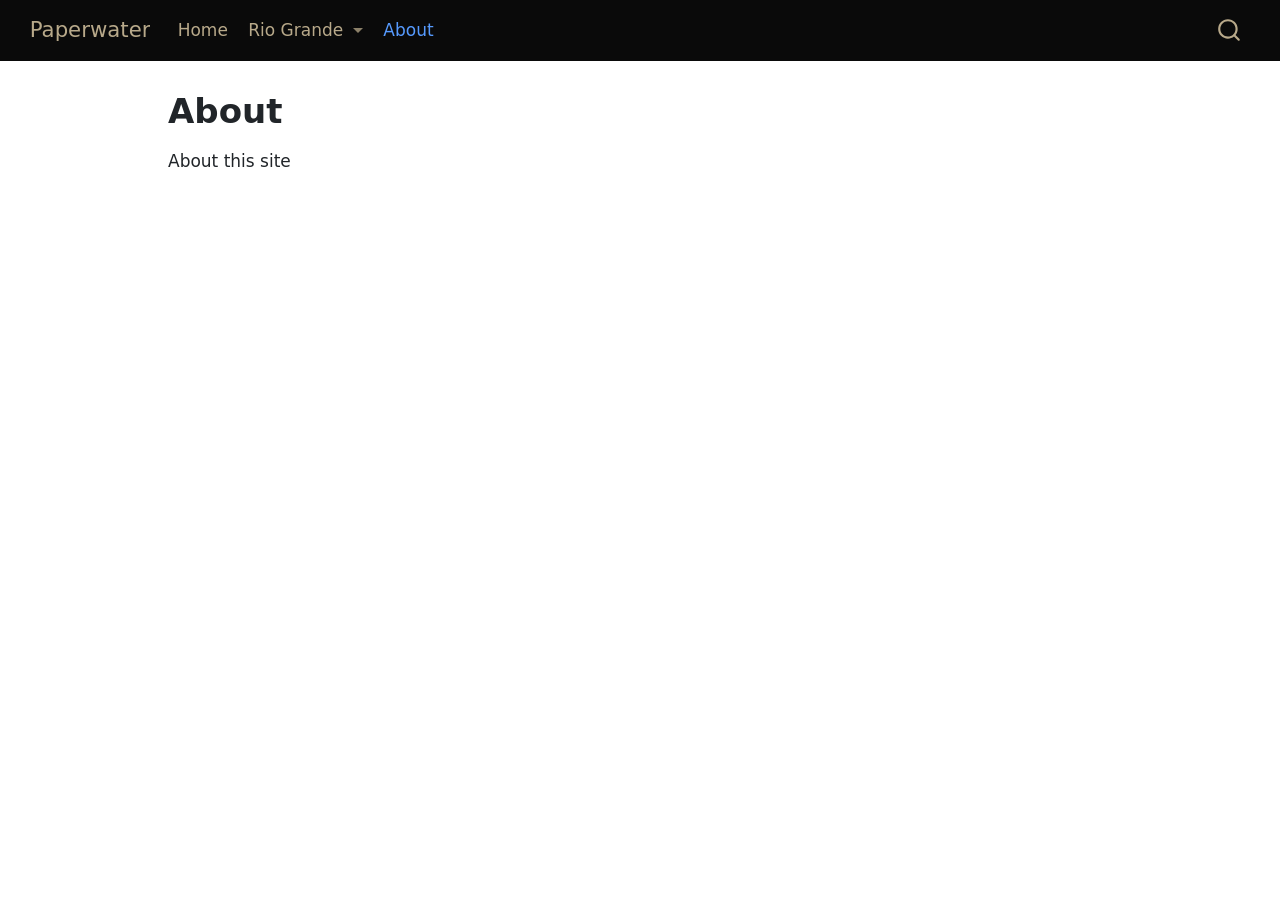
<file: about.html>
<!DOCTYPE html>
<html xmlns="http://www.w3.org/1999/xhtml" lang="en" xml:lang="en"><head>

<meta charset="utf-8">
<meta name="generator" content="quarto-1.11.9">

<meta name="viewport" content="width=device-width, initial-scale=1.0, user-scalable=yes">


<title>About – Paperwater</title>
<style>
/* Default styles provided by pandoc.
** See https://pandoc.org/MANUAL.html#variables-for-html for config info.
*/
span.smallcaps{font-variant: small-caps;}
div.columns{display: flex; gap: 1.5em;}
div.column{flex: auto;}
@media screen {
div.columns{gap: min(4vw, 1.5em);}
div.column{overflow-x: auto;}
}
div.hanging-indent{margin-left: 1.5em; text-indent: -1.5em;}
ul.task-list{list-style: none;}
ul.task-list li input[type="checkbox"] {
  width: 0.8em;
  margin: 0 0.8em 0.2em -1em; /* quarto-specific, see https://github.com/quarto-dev/quarto-cli/issues/4556 */ 
  vertical-align: middle;
}
</style>


<script src="site_libs/quarto-nav/quarto-nav.js"></script>
<script src="site_libs/quarto-nav/headroom.min.js"></script>
<script src="site_libs/clipboard/clipboard.min.js"></script>
<script src="site_libs/quarto-search/autocomplete.umd.js"></script>
<script src="site_libs/quarto-search/fuse.min.js"></script>
<script src="site_libs/quarto-search/quarto-search.js"></script>
<meta name="quarto:offset" content="./">
<script src="site_libs/quarto-html/quarto.js" type="module"></script>
<script src="site_libs/quarto-html/tabsets/tabsets.js" type="module"></script>
<script src="site_libs/quarto-html/scrollable-regions/scrollable-regions.js" type="module"></script>
<script src="site_libs/quarto-html/popper.min.js"></script>
<script src="site_libs/quarto-html/tippy.umd.min.js"></script>
<script src="site_libs/quarto-html/anchor.min.js"></script>
<link href="site_libs/quarto-html/tippy.css" rel="stylesheet">
<link href="site_libs/quarto-html/quarto-syntax-highlighting-63b5708e65d6cd79cd7618c58d0c21e7.css" rel="stylesheet" id="quarto-text-highlighting-styles">
<script src="site_libs/bootstrap/bootstrap.min.js"></script>
<link href="site_libs/bootstrap/bootstrap-icons.css" rel="stylesheet">
<link href="site_libs/bootstrap/bootstrap-16bd4608619429e2d274871edd058a9c.min.css" rel="stylesheet" append-hash="true" id="quarto-bootstrap" data-mode="light">
<script id="quarto-search-options" type="application/json">{
  "location": "navbar",
  "copy-button": false,
  "collapse-after": 3,
  "panel-placement": "end",
  "type": "overlay",
  "limit": 50,
  "keyboard-shortcut": [
    "f",
    "/",
    "s"
  ],
  "show-item-context": false,
  "language": {
    "search-no-results-text": "No results",
    "search-matching-documents-text": "matching documents",
    "search-copy-link-title": "Copy link to search",
    "search-hide-matches-text": "Hide additional matches",
    "search-more-match-text": "more match in this document",
    "search-more-matches-text": "more matches in this document",
    "search-clear-button-title": "Clear",
    "search-text-placeholder": "",
    "search-detached-cancel-button-title": "Cancel",
    "search-submit-button-title": "Submit",
    "search-label": "Search"
  }
}</script>


<link rel="stylesheet" href="styles.css">
</head>

<body class="nav-fixed quarto-light"><a id="quarto-skip-link" class="visually-hidden-focusable" href="#quarto-document-content">Skip to main content</a>

<div id="quarto-search-results"></div>
  <header id="quarto-header" class="headroom fixed-top">
    <nav class="navbar navbar-expand-lg " data-bs-theme="dark" aria-label="Site">
      <div class="navbar-container container-fluid">
      <div class="navbar-brand-container mx-auto">
    <a class="navbar-brand" href="./index.html">
    <span class="navbar-title">Paperwater</span>
    </a>
  </div>
          <button class="navbar-toggler" type="button" data-bs-toggle="collapse" data-bs-target="#navbarCollapse" aria-controls="navbarCollapse" aria-expanded="false" aria-label="Toggle navigation" onclick="if (window.quartoToggleHeadroom) { window.quartoToggleHeadroom(); }">
  <span class="navbar-toggler-icon"></span>
</button>
          <div class="collapse navbar-collapse" id="navbarCollapse">
            <ul class="navbar-nav navbar-nav-scroll me-auto">
  <li class="nav-item">
    <a class="nav-link" href="./index.html"> 
<span class="menu-text">Home</span></a>
  </li>  
  <li class="nav-item dropdown ">
    <a class="nav-link dropdown-toggle" href="#" id="nav-menu-rio-grande" role="link" data-bs-toggle="dropdown" aria-expanded="false">
 <span class="menu-text">Rio Grande</span>
    </a>
    <ul class="dropdown-menu" aria-labelledby="nav-menu-rio-grande">    
        <li>
    <a class="dropdown-item" href="./river-schematic.html">
 <span class="dropdown-text">Live Flows</span></a>
  </li>  
        <li>
    <a class="dropdown-item" href="./headwaters.html">
 <span class="dropdown-text">Headwaters Snow to Flow</span></a>
  </li>  
    </ul>
  </li>
  <li class="nav-item">
    <a class="nav-link active" href="./about.html" aria-current="page"> 
<span class="menu-text">About</span></a>
  </li>  
</ul>
          </div> <!-- /navcollapse -->
            <div class="quarto-navbar-tools">
</div>
            <div id="quarto-search" class="" title="Search"></div>
      </div> <!-- /container-fluid -->
    </nav>
</header>
<!-- content -->
<div id="quarto-content" class="quarto-container page-columns page-rows-contents page-layout-article page-navbar">
<!-- sidebar -->
<!-- margin-sidebar -->
    <div id="quarto-margin-sidebar" class="sidebar margin-sidebar zindex-bottom">
        
    </div>
<!-- main -->
<main class="content" id="quarto-document-content" tabindex="-1">

<header id="title-block-header" class="quarto-title-block default">
<div class="quarto-title">
<h1 class="title">About</h1>
</div>



<div class="quarto-title-meta">

    
  
    
  </div>
  


</header>


<p>About this site</p>



</main> <!-- /main -->
<script id="quarto-html-after-body" type="application/javascript">
  window.document.addEventListener("DOMContentLoaded", function (event) {
    const icon = "";
    const anchorJS = new window.AnchorJS();
    anchorJS.options = {
      placement: 'right',
      icon: icon
    };
    anchorJS.add('.anchored');
    const isCodeAnnotation = (el) => {
      for (const clz of el.classList) {
        if (clz.startsWith('code-annotation-')) {                     
          return true;
        }
      }
      return false;
    }
    const onCopySuccess = function(e) {
      // button target
      const button = e.trigger;
      // don't keep focus
      button.blur();
      // flash "checked"
      button.classList.add('code-copy-button-checked');
      var currentTitle = button.getAttribute("title");
      button.setAttribute("title", "Copied!");
      let tooltip;
      if (window.bootstrap) {
        button.setAttribute("data-bs-toggle", "tooltip");
        button.setAttribute("data-bs-placement", "left");
        button.setAttribute("data-bs-title", "Copied!");
        tooltip = new bootstrap.Tooltip(button, 
          { trigger: "manual", 
            customClass: "code-copy-button-tooltip",
            offset: [0, -8]});
        tooltip.show();    
      }
      setTimeout(function() {
        if (tooltip) {
          tooltip.hide();
          button.removeAttribute("data-bs-title");
          button.removeAttribute("data-bs-toggle");
          button.removeAttribute("data-bs-placement");
        }
        button.setAttribute("title", currentTitle);
        button.classList.remove('code-copy-button-checked');
      }, 1000);
      // clear code selection
      e.clearSelection();
    }
    const getTextToCopy = function(trigger) {
      const outerScaffold = trigger.parentElement.cloneNode(true);
      const codeEl = outerScaffold.querySelector('code');
      for (const childEl of codeEl.children) {
        if (isCodeAnnotation(childEl)) {
          childEl.remove();
        }
      }
      return codeEl.innerText;
    }
    const clipboard = new window.ClipboardJS('.code-copy-button:not([data-in-quarto-modal])', {
      text: getTextToCopy
    });
    clipboard.on('success', onCopySuccess);
    if (window.document.getElementById('quarto-embedded-source-code-modal')) {
      const clipboardModal = new window.ClipboardJS('.code-copy-button[data-in-quarto-modal]', {
        text: getTextToCopy,
        container: window.document.getElementById('quarto-embedded-source-code-modal')
      });
      clipboardModal.on('success', onCopySuccess);
    }
      var localhostRegex = new RegExp(/^(?:http|https):\/\/localhost\:?[0-9]*\//);
      var mailtoRegex = new RegExp(/^mailto:/);
        var filterRegex = new RegExp('/' + window.location.host + '/');
      var isInternal = (href) => {
          return filterRegex.test(href) || localhostRegex.test(href) || mailtoRegex.test(href);
      }
      // Inspect non-navigation links and adorn them if external
      window.quartoDecorateExternalLinks = function (root) {
     var links = (root || window.document).querySelectorAll('a[href]:not(.nav-link):not(.navbar-brand):not(.toc-action):not(.sidebar-link):not(.sidebar-item-toggle):not(.pagination-link):not(.no-external):not([aria-hidden]):not(.dropdown-item):not(.quarto-navigation-tool):not(.about-link)');
      for (var i=0; i<links.length; i++) {
        const link = links[i];
        if (!isInternal(link.href)) {
          // undo the damage that might have been done by quarto-nav.js in the case of
          // links that we want to consider external
          if (link.dataset.originalHref !== undefined) {
            link.href = link.dataset.originalHref;
          }
          if (!link.classList.contains('no-external-icon')) {
          }
        }
      }
      };
      window.quartoDecorateExternalLinks(window.document);
    // Esc closes the popup (WCAG 1.4.13) and focus leaving both trigger and
    // popup closes it (WCAG 2.4.11); tippy handles neither for interactive popups.
    const hideOnEscAndFocusOut = {
      name: 'hideOnEscAndFocusOut',
      defaultValue: true,
      fn(instance) {
        const dismiss = () => {
          // A show scheduled by the trigger delay would otherwise reopen it
          instance.clearDelayTimeouts();
          instance.hide();
        };
        const onKeyDown = (event) => {
          if (event.key !== 'Escape') {
            return;
          }
          // Keep Esc from also reaching page handlers (e.g. reveal.js overview),
          // except an open reveal.js slide menu, which Esc should close too.
          // The menu handles keys only when its keyboard option is on.
          const menuHandlesEsc = window.Reveal?.getPlugin?.('menu')?.isOpen() &&
            window.Reveal.getConfig().menu?.keyboard !== false;
          if (!menuHandlesEsc) {
            event.stopPropagation();
          }
          if (instance.popper.contains(window.document.activeElement)) {
            // Disabled while refocusing so the focus trigger does not reopen it
            instance.disable();
            instance.reference.focus();
            instance.enable();
          }
          dismiss();
        };
        const onFocusOut = (event) => {
          const target = event.relatedTarget;
          if (target && !instance.reference.contains(target) &&
              !instance.popper.contains(target)) {
            dismiss();
          }
        };
        // On the trigger too: a click trigger (code-annotations: select) has no
        // blur handling. Attached for the instance's lifetime so leaving the
        // trigger also cancels a show still pending on the trigger delay.
        instance.reference.addEventListener('focusout', onFocusOut);
        return {
          onShow() {
            window.document.addEventListener('keydown', onKeyDown, true);
            instance.popper.addEventListener('focusout', onFocusOut);
          },
          onHide() {
            window.document.removeEventListener('keydown', onKeyDown, true);
            instance.popper.removeEventListener('focusout', onFocusOut);
          },
          onDestroy() {
            instance.reference.removeEventListener('focusout', onFocusOut);
          },
        };
      },
    };
    function tippyHover(el, contentFn, onTriggerFn, onUntriggerFn) {
      const config = {
        allowHTML: true,
        maxWidth: 500,
        delay: 100,
        arrow: false,
        appendTo: function(el) {
            return el.parentElement;
        },
        interactive: true,
        interactiveBorder: 10,
        theme: 'quarto',
        placement: 'bottom-start',
        plugins: [hideOnEscAndFocusOut],
      };
      if (contentFn) {
        config.content = contentFn;
      }
      if (onTriggerFn) {
        config.onTrigger = onTriggerFn;
      }
      if (onUntriggerFn) {
        config.onUntrigger = onUntriggerFn;
      }
      window.tippy(el, config); 
    }
    const noterefs = window.document.querySelectorAll('a[role="doc-noteref"]');
    for (var i=0; i<noterefs.length; i++) {
      const ref = noterefs[i];
      tippyHover(ref, function() {
        // use id or data attribute instead here
        let href = ref.getAttribute('data-footnote-href') || ref.getAttribute('href');
        try { href = new URL(href).hash; } catch {}
        const id = href.replace(/^#\/?/, "");
        const note = window.document.getElementById(id);
        if (note) {
          return note.innerHTML;
        } else {
          return "";
        }
      });
    }
    const xrefs = window.document.querySelectorAll('a.quarto-xref');
    const processXRef = (id, note) => {
      // Strip column container classes
      const stripColumnClz = (el) => {
        el.classList.remove("page-full", "page-columns");
        if (el.children) {
          for (const child of el.children) {
            stripColumnClz(child);
          }
        }
      }
      stripColumnClz(note)
      if (id === null || id.startsWith('sec-')) {
        // Special case sections, only their first couple elements
        const container = document.createElement("div");
        if (note.children && note.children.length > 2) {
          container.appendChild(note.children[0].cloneNode(true));
          for (let i = 1; i < note.children.length; i++) {
            const child = note.children[i];
            if (child.tagName === "P" && child.innerText === "") {
              continue;
            } else {
              container.appendChild(child.cloneNode(true));
              break;
            }
          }
          if (window.Quarto?.typesetMath) {
            window.Quarto.typesetMath(container);
          }
          return container.innerHTML
        } else {
          if (window.Quarto?.typesetMath) {
            window.Quarto.typesetMath(note);
          }
          return note.innerHTML;
        }
      } else {
        // Remove any anchor links if they are present
        const anchorLink = note.querySelector('a.anchorjs-link');
        if (anchorLink) {
          anchorLink.remove();
        }
        if (window.Quarto?.typesetMath) {
          window.Quarto.typesetMath(note);
        }
        if (note.classList.contains("callout")) {
          return note.outerHTML;
        } else {
          return note.innerHTML;
        }
      }
    }
    for (var i=0; i<xrefs.length; i++) {
      const xref = xrefs[i];
      tippyHover(xref, undefined, function(instance) {
        instance.disable();
        let url = xref.getAttribute('href');
        let hash = undefined; 
        if (url.startsWith('#')) {
          hash = url;
        } else {
          try { hash = new URL(url).hash; } catch {}
        }
        if (hash) {
          const id = hash.replace(/^#\/?/, "");
          const note = window.document.getElementById(id);
          if (note !== null) {
            try {
              const html = processXRef(id, note.cloneNode(true));
              instance.setContent(html);
            } finally {
              instance.enable();
              instance.show();
            }
          } else {
            // See if we can fetch this
            fetch(url.split('#')[0])
            .then(res => res.text())
            .then(html => {
              const parser = new DOMParser();
              const htmlDoc = parser.parseFromString(html, "text/html");
              const note = htmlDoc.getElementById(id);
              if (note !== null) {
                const html = processXRef(id, note);
                instance.setContent(html);
              } 
            }).finally(() => {
              instance.enable();
              instance.show();
            });
          }
        } else {
          // See if we can fetch a full url (with no hash to target)
          // This is a special case and we should probably do some content thinning / targeting
          fetch(url)
          .then(res => res.text())
          .then(html => {
            const parser = new DOMParser();
            const htmlDoc = parser.parseFromString(html, "text/html");
            const note = htmlDoc.querySelector('main.content');
            if (note !== null) {
              // This should only happen for chapter cross references
              // (since there is no id in the URL)
              // remove the first header
              if (note.children.length > 0 && note.children[0].tagName === "HEADER") {
                note.children[0].remove();
              }
              const html = processXRef(null, note);
              instance.setContent(html);
            } 
          }).finally(() => {
            instance.enable();
            instance.show();
          });
        }
      }, function(instance) {
      });
    }
        let selectedAnnoteEl;
        const selectorForAnnotation = ( cell, annotation) => {
          let cellAttr = 'data-code-cell="' + cell + '"';
          let lineAttr = 'data-code-annotation="' +  annotation + '"';
          const selector = 'span[' + cellAttr + '][' + lineAttr + ']';
          return selector;
        }
        const selectCodeLines = (annoteEl) => {
          const doc = window.document;
          const targetCell = annoteEl.getAttribute("data-target-cell");
          const targetAnnotation = annoteEl.getAttribute("data-target-annotation");
          const annoteSpan = window.document.querySelector(selectorForAnnotation(targetCell, targetAnnotation));
          const lines = annoteSpan.getAttribute("data-code-lines").split(",");
          const lineIds = lines.map((line) => {
            return targetCell + "-" + line;
          })
          // Each band is positioned against its own containing block, which is
          // not the offsetParent of the lines, so place it from client rects.
          const placeBand = (band, firstEl, lastEl, codeBlock) => {
            const container = band.offsetParent;
            if (container === null) {
              return;
            }
            const containerRect = container.getBoundingClientRect();
            // Reveal.js scales slides with a transform, so convert client
            // pixels back to the CSS pixels of the container.
            const scale = containerRect.height / container.offsetHeight || 1;
            const firstRect = firstEl.getBoundingClientRect();
            const lastRect = lastEl.getBoundingClientRect();
            const top = (firstRect.top - containerRect.top) / scale - container.clientTop + container.scrollTop;
            const height = (lastRect.bottom - firstRect.top) / scale;
            band.style.top = top - 2 + "px";
            band.style.height = height + 4 + "px";
            if (codeBlock) {
              // Without the copy button wrapper, the containing block is wider
              // than the code block, so span the code block explicitly.
              const blockRect = codeBlock.getBoundingClientRect();
              band.style.left = (blockRect.left - containerRect.left) / scale - container.clientLeft + container.scrollLeft + "px";
              band.style.width = blockRect.width / scale + "px";
            }
          };
          if (lineIds.length > 0) {
            const el = window.document.getElementById(lineIds[0]);
            const lastEl = window.document.getElementById(lineIds[lineIds.length - 1]);
            const parent = el.parentElement.parentElement;
            // cook up a div (if necessary) and position it
            let div = window.document.getElementById("code-annotation-line-highlight");
            if (div === null) {
              div = window.document.createElement("div");
              div.setAttribute("id", "code-annotation-line-highlight");
              div.style.position = 'absolute';
              parent.appendChild(div);
            }
            placeBand(div, el, lastEl, parent.closest("div.sourceCode") || parent);
            let gutterDiv = window.document.getElementById("code-annotation-line-highlight-gutter");
            if (gutterDiv === null) {
              gutterDiv = window.document.createElement("div");
              gutterDiv.setAttribute("id", "code-annotation-line-highlight-gutter");
              gutterDiv.style.position = 'absolute';
              const codeCell = window.document.getElementById(targetCell);
              const gutter = codeCell.querySelector('.code-annotation-gutter');
              gutter.appendChild(gutterDiv);
            }
            placeBand(gutterDiv, el, lastEl);
            selectedAnnoteEl = annoteEl;
          }
        };
        const unselectCodeLines = () => {
          const elementsIds = ["code-annotation-line-highlight", "code-annotation-line-highlight-gutter"];
          elementsIds.forEach((elId) => {
            const div = window.document.getElementById(elId);
            if (div) {
              div.remove();
            }
          });
          selectedAnnoteEl = undefined;
        };
          // Handle positioning of the toggle
      window.addEventListener(
        "resize",
        throttle(() => {
          elRect = undefined;
          if (selectedAnnoteEl) {
            selectCodeLines(selectedAnnoteEl);
          }
        }, 10)
      );
      function throttle(fn, ms) {
      let throttle = false;
      let timer;
        return (...args) => {
          if(!throttle) { // first call gets through
              fn.apply(this, args);
              throttle = true;
          } else { // all the others get throttled
              if(timer) clearTimeout(timer); // cancel #2
              timer = setTimeout(() => {
                fn.apply(this, args);
                timer = throttle = false;
              }, ms);
          }
        };
      }
        // Attach click handler to the DT
        const annoteDls = window.document.querySelectorAll('dt[data-target-cell]');
        for (const annoteDlNode of annoteDls) {
          annoteDlNode.addEventListener('click', (event) => {
            const clickedEl = event.target;
            if (clickedEl !== selectedAnnoteEl) {
              unselectCodeLines();
              const activeEl = window.document.querySelector('dt[data-target-cell].code-annotation-active');
              if (activeEl) {
                activeEl.classList.remove('code-annotation-active');
              }
              selectCodeLines(clickedEl);
              clickedEl.classList.add('code-annotation-active');
            } else {
              // Unselect the line
              unselectCodeLines();
              clickedEl.classList.remove('code-annotation-active');
            }
          });
        }
    const findCites = (el) => {
      const parentEl = el.parentElement;
      if (parentEl) {
        const cites = parentEl.dataset.cites;
        if (cites) {
          return {
            el,
            cites: cites.split(' ')
          };
        } else {
          return findCites(el.parentElement)
        }
      } else {
        return undefined;
      }
    };
    var bibliorefs = window.document.querySelectorAll('a[role="doc-biblioref"]');
    for (var i=0; i<bibliorefs.length; i++) {
      const ref = bibliorefs[i];
      const citeInfo = findCites(ref);
      if (citeInfo) {
        tippyHover(citeInfo.el, function() {
          var popup = window.document.createElement('div');
          citeInfo.cites.forEach(function(cite) {
            var citeDiv = window.document.createElement('div');
            citeDiv.classList.add('hanging-indent');
            citeDiv.classList.add('csl-entry');
            var biblioDiv = window.document.getElementById('ref-' + cite);
            if (biblioDiv) {
              citeDiv.innerHTML = biblioDiv.innerHTML;
            }
            popup.appendChild(citeDiv);
          });
          return popup.innerHTML;
        });
      }
    }
  });
  </script>
  <script type="application/javascript">
  window.quartoScrollableRegionsLabels = {"code":"Scrollable code","output":"Scrollable output"};
  </script>
</div> <!-- /content -->




</body></html>
</file>
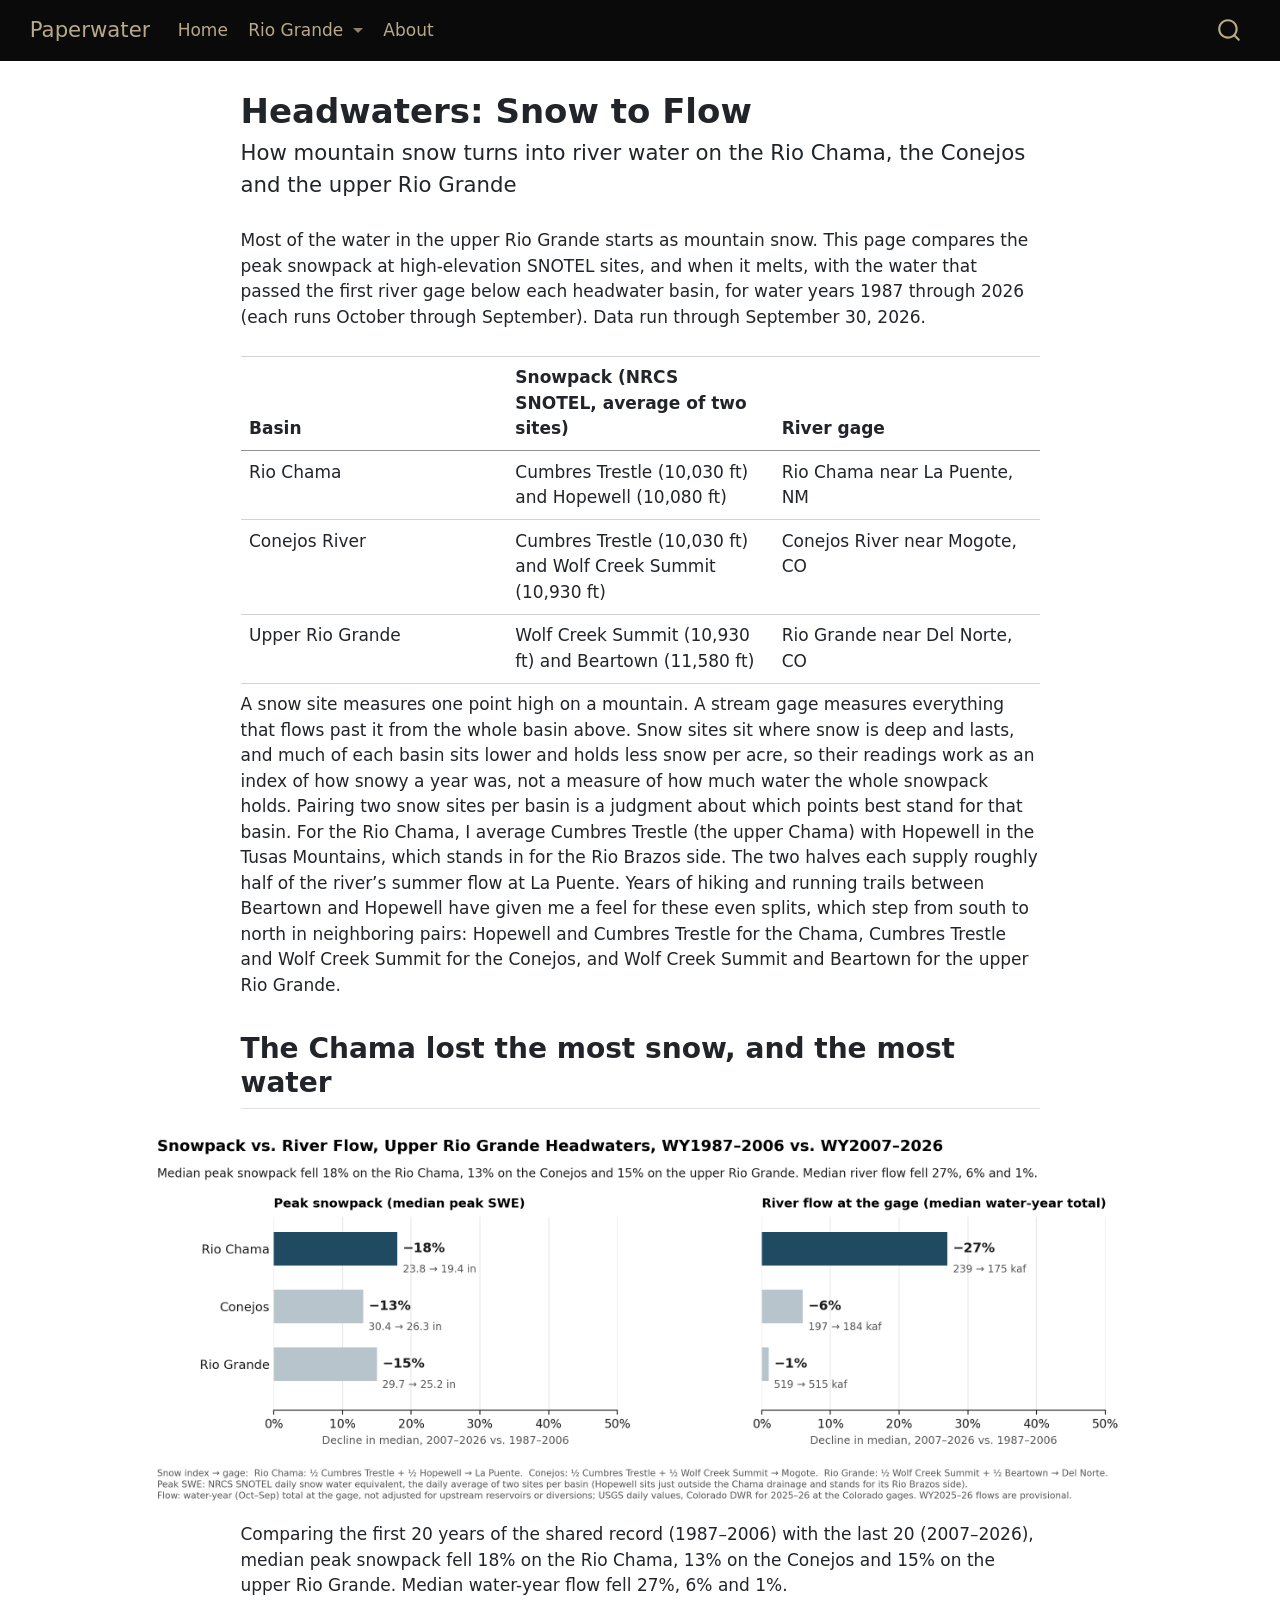
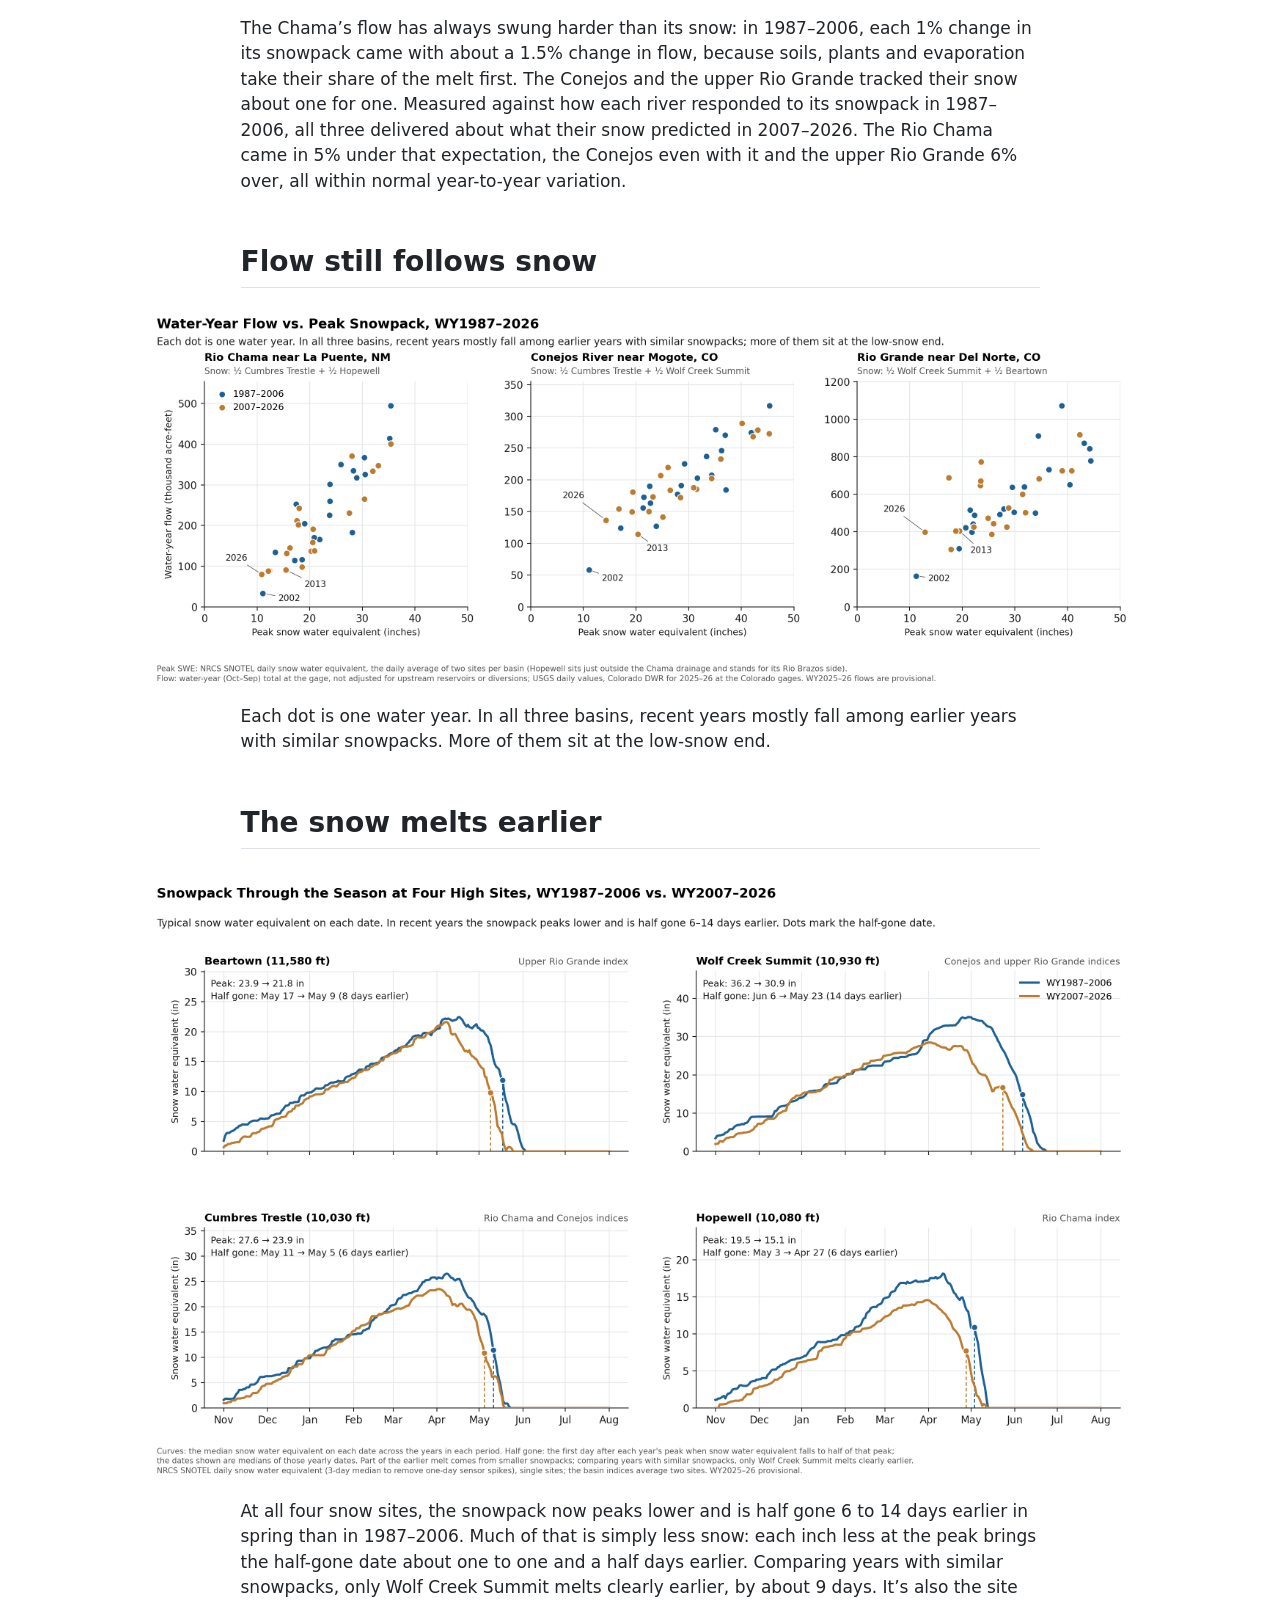
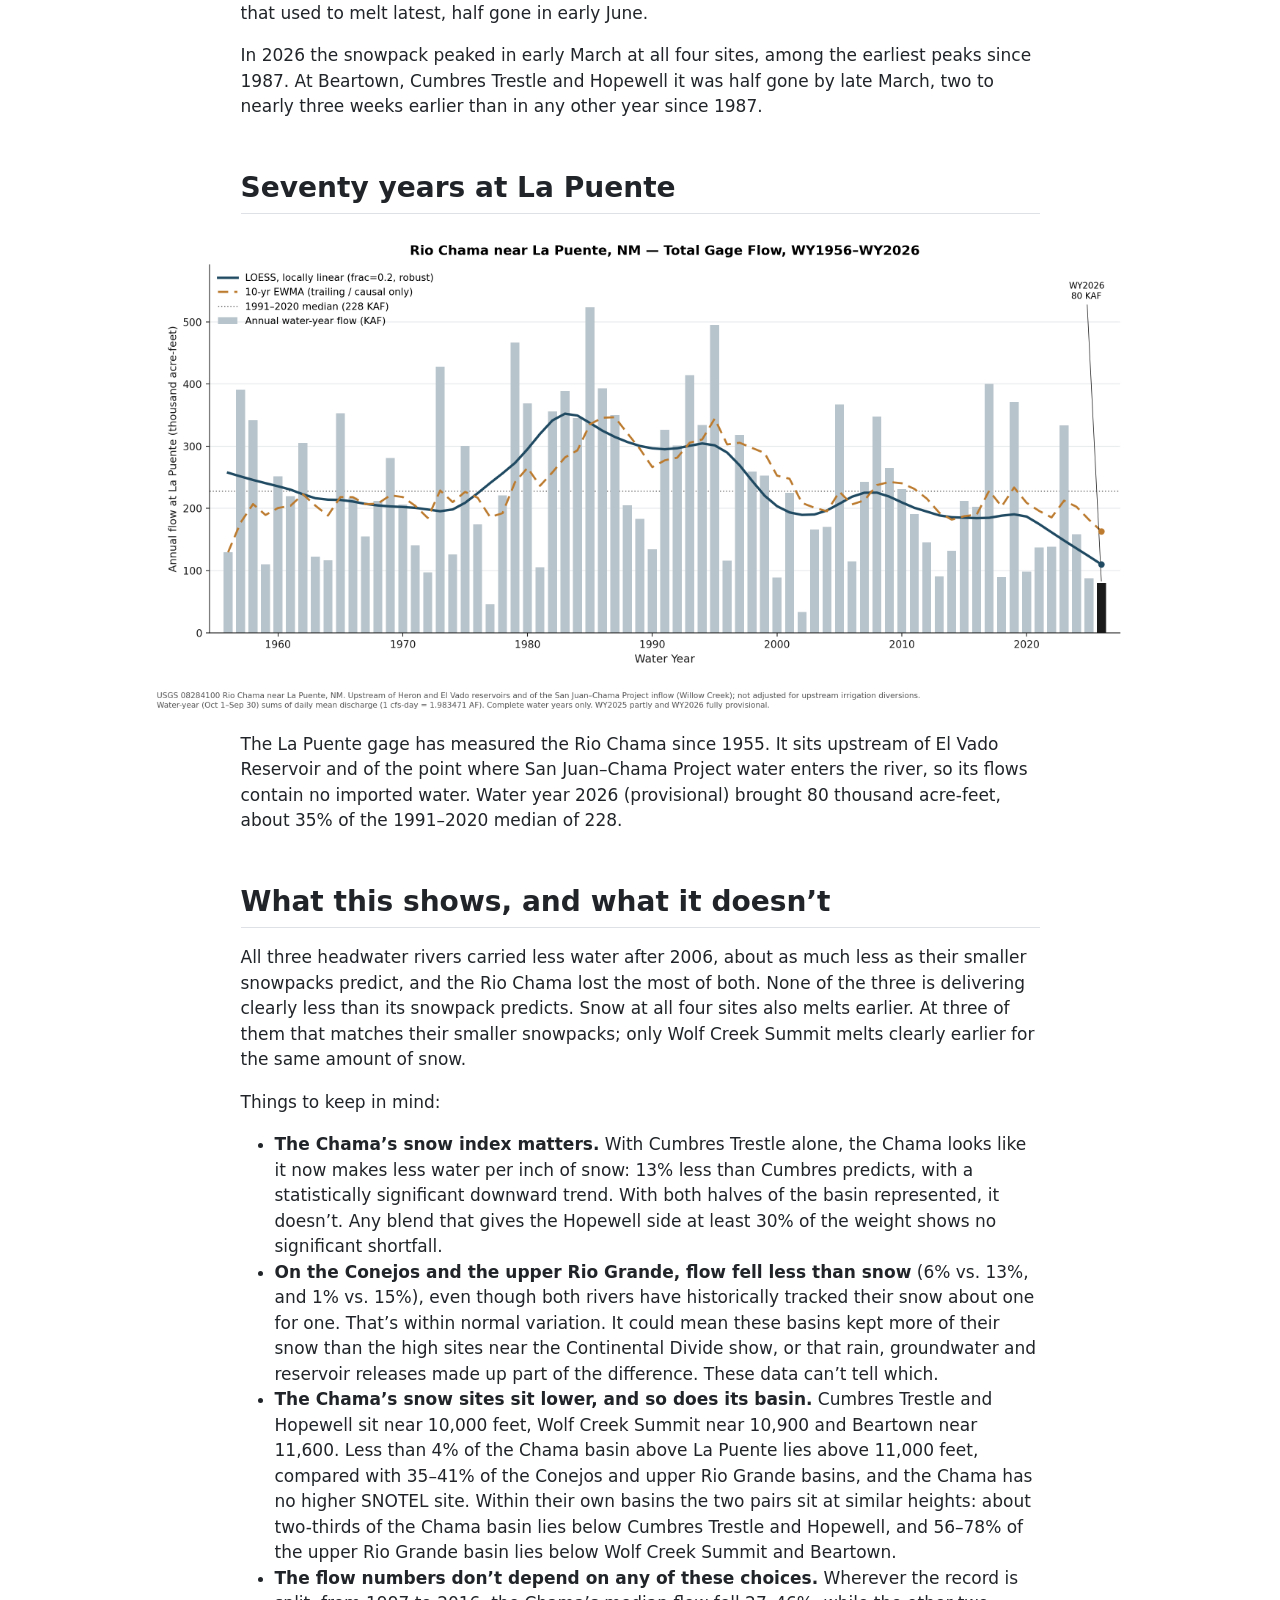
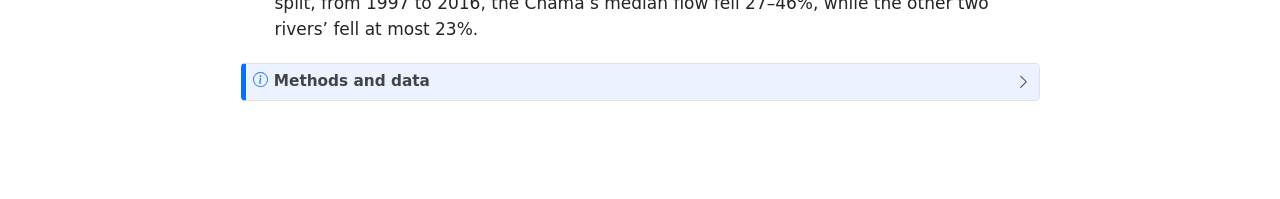
<file: headwaters.html>
<!DOCTYPE html>
<html xmlns="http://www.w3.org/1999/xhtml" lang="en" xml:lang="en"><head>

<meta charset="utf-8">
<meta name="generator" content="quarto-1.11.9">

<meta name="viewport" content="width=device-width, initial-scale=1.0, user-scalable=yes">


<title>Headwaters: Snow to Flow – Paperwater</title>
<style>
/* Default styles provided by pandoc.
** See https://pandoc.org/MANUAL.html#variables-for-html for config info.
*/
span.smallcaps{font-variant: small-caps;}
div.columns{display: flex; gap: 1.5em;}
div.column{flex: auto;}
@media screen {
div.columns{gap: min(4vw, 1.5em);}
div.column{overflow-x: auto;}
}
div.hanging-indent{margin-left: 1.5em; text-indent: -1.5em;}
ul.task-list{list-style: none;}
ul.task-list li input[type="checkbox"] {
  width: 0.8em;
  margin: 0 0.8em 0.2em -1em; /* quarto-specific, see https://github.com/quarto-dev/quarto-cli/issues/4556 */ 
  vertical-align: middle;
}
</style>


<script src="site_libs/quarto-nav/quarto-nav.js"></script>
<script src="site_libs/quarto-nav/headroom.min.js"></script>
<script src="site_libs/clipboard/clipboard.min.js"></script>
<script src="site_libs/quarto-search/autocomplete.umd.js"></script>
<script src="site_libs/quarto-search/fuse.min.js"></script>
<script src="site_libs/quarto-search/quarto-search.js"></script>
<meta name="quarto:offset" content="./">
<script src="site_libs/quarto-html/quarto.js" type="module"></script>
<script src="site_libs/quarto-html/tabsets/tabsets.js" type="module"></script>
<script src="site_libs/quarto-html/scrollable-regions/scrollable-regions.js" type="module"></script>
<script src="site_libs/quarto-html/popper.min.js"></script>
<script src="site_libs/quarto-html/tippy.umd.min.js"></script>
<script src="site_libs/quarto-html/anchor.min.js"></script>
<link href="site_libs/quarto-html/tippy.css" rel="stylesheet">
<link href="site_libs/quarto-html/quarto-syntax-highlighting-63b5708e65d6cd79cd7618c58d0c21e7.css" rel="stylesheet" id="quarto-text-highlighting-styles">
<script src="site_libs/bootstrap/bootstrap.min.js"></script>
<link href="site_libs/bootstrap/bootstrap-icons.css" rel="stylesheet">
<link href="site_libs/bootstrap/bootstrap-16bd4608619429e2d274871edd058a9c.min.css" rel="stylesheet" append-hash="true" id="quarto-bootstrap" data-mode="light">
<script src="site_libs/quarto-contrib/glightbox/glightbox.min.js"></script>
<link href="site_libs/quarto-contrib/glightbox/glightbox.min.css" rel="stylesheet">
<link href="site_libs/quarto-contrib/glightbox/lightbox.css" rel="stylesheet">
<script id="quarto-search-options" type="application/json">{
  "location": "navbar",
  "copy-button": false,
  "collapse-after": 3,
  "panel-placement": "end",
  "type": "overlay",
  "limit": 50,
  "keyboard-shortcut": [
    "f",
    "/",
    "s"
  ],
  "show-item-context": false,
  "language": {
    "search-no-results-text": "No results",
    "search-matching-documents-text": "matching documents",
    "search-copy-link-title": "Copy link to search",
    "search-hide-matches-text": "Hide additional matches",
    "search-more-match-text": "more match in this document",
    "search-more-matches-text": "more matches in this document",
    "search-clear-button-title": "Clear",
    "search-text-placeholder": "",
    "search-detached-cancel-button-title": "Cancel",
    "search-submit-button-title": "Submit",
    "search-label": "Search"
  }
}</script>


<link rel="stylesheet" href="styles.css">
</head>

<body class="nav-fixed fullcontent quarto-light"><a id="quarto-skip-link" class="visually-hidden-focusable" href="#quarto-document-content">Skip to main content</a>

<div id="quarto-search-results"></div>
  <header id="quarto-header" class="headroom fixed-top">
    <nav class="navbar navbar-expand-lg " data-bs-theme="dark" aria-label="Site">
      <div class="navbar-container container-fluid">
      <div class="navbar-brand-container mx-auto">
    <a class="navbar-brand" href="./index.html">
    <span class="navbar-title">Paperwater</span>
    </a>
  </div>
          <button class="navbar-toggler" type="button" data-bs-toggle="collapse" data-bs-target="#navbarCollapse" aria-controls="navbarCollapse" aria-expanded="false" aria-label="Toggle navigation" onclick="if (window.quartoToggleHeadroom) { window.quartoToggleHeadroom(); }">
  <span class="navbar-toggler-icon"></span>
</button>
          <div class="collapse navbar-collapse" id="navbarCollapse">
            <ul class="navbar-nav navbar-nav-scroll me-auto">
  <li class="nav-item">
    <a class="nav-link" href="./index.html"> 
<span class="menu-text">Home</span></a>
  </li>  
  <li class="nav-item dropdown ">
    <a class="nav-link dropdown-toggle" href="#" id="nav-menu-rio-grande" role="link" data-bs-toggle="dropdown" aria-expanded="false">
 <span class="menu-text">Rio Grande</span>
    </a>
    <ul class="dropdown-menu" aria-labelledby="nav-menu-rio-grande">    
        <li>
    <a class="dropdown-item" href="./river-schematic.html">
 <span class="dropdown-text">Live Flows</span></a>
  </li>  
        <li>
    <a class="dropdown-item" href="./headwaters.html">
 <span class="dropdown-text">Headwaters Snow to Flow</span></a>
  </li>  
    </ul>
  </li>
  <li class="nav-item">
    <a class="nav-link" href="./about.html"> 
<span class="menu-text">About</span></a>
  </li>  
</ul>
          </div> <!-- /navcollapse -->
            <div class="quarto-navbar-tools">
</div>
            <div id="quarto-search" class="" title="Search"></div>
      </div> <!-- /container-fluid -->
    </nav>
</header>
<!-- content -->
<div id="quarto-content" class="quarto-container page-columns page-rows-contents page-layout-article page-navbar">
<!-- sidebar -->
<!-- margin-sidebar -->
    
<!-- main -->
<main class="content page-columns page-full" id="quarto-document-content" tabindex="-1">

<header id="title-block-header" class="quarto-title-block default">
<div class="quarto-title">
<h1 class="title">Headwaters: Snow to Flow</h1>
<p class="subtitle lead">How mountain snow turns into river water on the Rio Chama, the Conejos and the upper Rio Grande</p>
</div>



<div class="quarto-title-meta">

    
  
    
  </div>
  


</header>


<p>Most of the water in the upper Rio Grande starts as mountain snow. This page compares the peak snowpack at high-elevation SNOTEL sites, and when it melts, with the water that passed the first river gage below each headwater basin, for water years 1987 through 2026 (each runs October through September). Data run through September 30, 2026.</p>
<table class="caption-top table">
<colgroup>
<col style="width: 33%">
<col style="width: 33%">
<col style="width: 33%">
</colgroup>
<thead>
<tr class="header">
<th>Basin</th>
<th>Snowpack (NRCS SNOTEL, average of two sites)</th>
<th>River gage</th>
</tr>
</thead>
<tbody>
<tr class="odd">
<td>Rio Chama</td>
<td>Cumbres Trestle (10,030 ft) and Hopewell (10,080 ft)</td>
<td>Rio Chama near La Puente, NM</td>
</tr>
<tr class="even">
<td>Conejos River</td>
<td>Cumbres Trestle (10,030 ft) and Wolf Creek Summit (10,930 ft)</td>
<td>Conejos River near Mogote, CO</td>
</tr>
<tr class="odd">
<td>Upper Rio Grande</td>
<td>Wolf Creek Summit (10,930 ft) and Beartown (11,580 ft)</td>
<td>Rio Grande near Del Norte, CO</td>
</tr>
</tbody>
</table>
<p>A snow site measures one point high on a mountain. A stream gage measures everything that flows past it from the whole basin above. Snow sites sit where snow is deep and lasts, and much of each basin sits lower and holds less snow per acre, so their readings work as an index of how snowy a year was, not a measure of how much water the whole snowpack holds. Pairing two snow sites per basin is a judgment about which points best stand for that basin. For the Rio Chama, I average Cumbres Trestle (the upper Chama) with Hopewell in the Tusas Mountains, which stands in for the Rio Brazos side. The two halves each supply roughly half of the river’s summer flow at La Puente. Years of hiking and running trails between Beartown and Hopewell have given me a feel for these even splits, which step from south to north in neighboring pairs: Hopewell and Cumbres Trestle for the Chama, Cumbres Trestle and Wolf Creek Summit for the Conejos, and Wolf Creek Summit and Beartown for the upper Rio Grande.</p>
<section id="the-chama-lost-the-most-snow-and-the-most-water" class="level2 page-columns page-full">
<h2 class="anchored" data-anchor-id="the-chama-lost-the-most-snow-and-the-most-water">The Chama lost the most snow, and the most water</h2>
<div class="column-page">
<p><a href="images/headwaters/1_snow_vs_flow_change.png" class="lightbox" data-gallery="quarto-lightbox-gallery-1"><img src="images/headwaters/1_snow_vs_flow_change.png" class="img-fluid" alt="Bar charts comparing 1987–2006 with 2007–2026. Median peak snowpack fell 18% on the Rio Chama, 13% on the Conejos and 15% on the upper Rio Grande. Median water-year flow fell 27%, 6% and 1%."></a></p>
</div>
<p>Comparing the first 20 years of the shared record (1987–2006) with the last 20 (2007–2026), median peak snowpack fell 18% on the Rio Chama, 13% on the Conejos and 15% on the upper Rio Grande. Median water-year flow fell 27%, 6% and 1%.</p>
<p>The Chama’s flow has always swung harder than its snow: in 1987–2006, each 1% change in its snowpack came with about a 1.5% change in flow, because soils, plants and evaporation take their share of the melt first. The Conejos and the upper Rio Grande tracked their snow about one for one. Measured against how each river responded to its snowpack in 1987–2006, all three delivered about what their snow predicted in 2007–2026. The Rio Chama came in 5% under that expectation, the Conejos even with it and the upper Rio Grande 6% over, all within normal year-to-year variation.</p>
</section>
<section id="flow-still-follows-snow" class="level2 page-columns page-full">
<h2 class="anchored" data-anchor-id="flow-still-follows-snow">Flow still follows snow</h2>
<div class="column-page">
<p><a href="images/headwaters/2_flow_vs_snow_by_year.png" class="lightbox" data-gallery="quarto-lightbox-gallery-2"><img src="images/headwaters/2_flow_vs_snow_by_year.png" class="img-fluid" alt="Three scatter plots of water-year flow against peak snow water equivalent, one dot per year, colored 1987–2006 and 2007–2026. In all three basins the recent years mostly overlap earlier years with similar snowpacks. 2002, 2013 and 2026 are labeled."></a></p>
</div>
<p>Each dot is one water year. In all three basins, recent years mostly fall among earlier years with similar snowpacks. More of them sit at the low-snow end.</p>
</section>
<section id="the-snow-melts-earlier" class="level2 page-columns page-full">
<h2 class="anchored" data-anchor-id="the-snow-melts-earlier">The snow melts earlier</h2>
<div class="column-page">
<p><a href="images/headwaters/4_snow_melt_timing.png" class="lightbox" data-gallery="quarto-lightbox-gallery-3"><img src="images/headwaters/4_snow_melt_timing.png" class="img-fluid" alt="Four panels, one per snow site, showing the typical snow water equivalent on each date from November through July for 1987–2006 and 2007–2026. At every site the recent curve peaks lower and drops off earlier. The snowpack is half gone 8 days earlier at Beartown, 14 at Wolf Creek Summit, 6 at Cumbres Trestle and 6 at Hopewell."></a></p>
</div>
<p>At all four snow sites, the snowpack now peaks lower and is half gone 6 to 14 days earlier in spring than in 1987–2006. Much of that is simply less snow: each inch less at the peak brings the half-gone date about one to one and a half days earlier. Comparing years with similar snowpacks, only Wolf Creek Summit melts clearly earlier, by about 9 days. It’s also the site that used to melt latest, half gone in early June.</p>
<p>In 2026 the snowpack peaked in early March at all four sites, among the earliest peaks since 1987. At Beartown, Cumbres Trestle and Hopewell it was half gone by late March, two to nearly three weeks earlier than in any other year since 1987.</p>
</section>
<section id="seventy-years-at-la-puente" class="level2 page-columns page-full">
<h2 class="anchored" data-anchor-id="seventy-years-at-la-puente">Seventy years at La Puente</h2>
<div class="column-page">
<p><a href="images/headwaters/3_la_puente_wy_flow.png" class="lightbox" data-gallery="quarto-lightbox-gallery-4"><img src="images/headwaters/3_la_puente_wy_flow.png" class="img-fluid" alt="Bar chart of Rio Chama water-year flow at La Puente, 1956–2026, with a LOESS trend line, a 10-year moving average and the 1991–2020 median of 228 thousand acre-feet. Water year 2026 is highlighted at 80 thousand acre-feet."></a></p>
</div>
<p>The La Puente gage has measured the Rio Chama since 1955. It sits upstream of El Vado Reservoir and of the point where San Juan–Chama Project water enters the river, so its flows contain no imported water. Water year 2026 (provisional) brought 80 thousand acre-feet, about 35% of the 1991–2020 median of 228.</p>
</section>
<section id="what-this-shows-and-what-it-doesnt" class="level2">
<h2 class="anchored" data-anchor-id="what-this-shows-and-what-it-doesnt">What this shows, and what it doesn’t</h2>
<p>All three headwater rivers carried less water after 2006, about as much less as their smaller snowpacks predict, and the Rio Chama lost the most of both. None of the three is delivering clearly less than its snowpack predicts. Snow at all four sites also melts earlier. At three of them that matches their smaller snowpacks; only Wolf Creek Summit melts clearly earlier for the same amount of snow.</p>
<p>Things to keep in mind:</p>
<ul>
<li><strong>The Chama’s snow index matters.</strong> With Cumbres Trestle alone, the Chama looks like it now makes less water per inch of snow: 13% less than Cumbres predicts, with a statistically significant downward trend. With both halves of the basin represented, it doesn’t. Any blend that gives the Hopewell side at least 30% of the weight shows no significant shortfall.</li>
<li><strong>On the Conejos and the upper Rio Grande, flow fell less than snow</strong> (6% vs.&nbsp;13%, and 1% vs.&nbsp;15%), even though both rivers have historically tracked their snow about one for one. That’s within normal variation. It could mean these basins kept more of their snow than the high sites near the Continental Divide show, or that rain, groundwater and reservoir releases made up part of the difference. These data can’t tell which.</li>
<li><strong>The Chama’s snow sites sit lower, and so does its basin.</strong> Cumbres Trestle and Hopewell sit near 10,000 feet, Wolf Creek Summit near 10,900 and Beartown near 11,600. Less than 4% of the Chama basin above La Puente lies above 11,000 feet, compared with 35–41% of the Conejos and upper Rio Grande basins, and the Chama has no higher SNOTEL site. Within their own basins the two pairs sit at similar heights: about two-thirds of the Chama basin lies below Cumbres Trestle and Hopewell, and 56–78% of the upper Rio Grande basin lies below Wolf Creek Summit and Beartown.</li>
<li><strong>The flow numbers don’t depend on any of these choices.</strong> Wherever the record is split, from 1997 to 2016, the Chama’s median flow fell 27–46%, while the other two rivers’ fell at most 23%.</li>
</ul>
<div class="callout callout-style-default callout-note callout-titled">
<div class="callout-header d-flex align-content-center collapsed" data-bs-toggle="collapse" data-bs-target=".callout-1-contents" aria-controls="callout-1" aria-expanded="false" aria-label="Toggle callout">
<div class="callout-icon-container">
<i class="callout-icon"></i>
</div>
<div class="callout-title-container flex-fill">
<span class="screen-reader-only">Note</span>Methods and data
</div>
<div class="callout-btn-toggle d-inline-block border-0 py-1 ps-1 pe-0 float-end"><i class="callout-toggle"></i></div>
</div>
<div id="callout-1" class="callout-1-contents callout-collapse collapse">
<div class="callout-body-container callout-body">
<p><strong>Snow.</strong> NRCS SNOTEL daily snow water equivalent at Cumbres Trestle (431:CO:SNTL), Hopewell (532:NM:SNTL), Wolf Creek Summit (874:CO:SNTL) and Beartown (327:CO:SNTL). Each basin’s index averages two sites’ daily values (both must report), then takes the year’s peak. A year needs at least 250 days of snow data before July 1.</p>
<p><strong>The Chama’s snow index.</strong> Hopewell sits about 2 km outside the basin, just over the ridge from the Rio Brazos drainage, and stands in for the Rio Brazos side; Cumbres Trestle sits on the divide at the head of the upper Chama. Seasonal gages on the upper Chama (above Chama) and the Rio Brazos (at Fishtail Road), running since 2014, show each supplying roughly a third to a half of La Puente’s May–September flow. In years when Hopewell is snowier relative to Cumbres, the Brazos carries a larger share (rank correlation 0.77 over 10 summers). Over 1987–2026, the Cumbres–Hopewell average explains 80% of the year-to-year variation in La Puente’s flow; Cumbres alone explains 73%. Giving Cumbres anywhere from 0% to 70% of the weight shows no significant shortfall; 80% or more does.</p>
<p><strong>Flow.</strong> USGS daily mean discharge at Rio Chama near La Puente (08284100), Conejos River near Mogote (08246500) and Rio Grande near Del Norte (08220000). USGS daily values for the two Colorado gages end in December 2024; from January 2025 this page uses the Colorado Division of Water Resources’ reviewed record (CONMOGCO, RIODELCO). Water-year flow is the sum of daily mean flow times 1.983471 acre-feet per cfs-day, for years with at least 360 days of record. Flows are as measured at the gage, not adjusted for upstream reservoirs or diversions.</p>
<p><strong>Expected flow.</strong> Each river’s water-year flow is fit against its snow index for 1987–2006 (a straight-line fit) and applied to each 2007–2026 snowpack. “Within normal year-to-year variation” means inside the range where the 20-year average would fall 90% of the time if the 1987–2006 relationship still held.</p>
<p><strong>Melt timing.</strong> NRCS SNOTEL daily snow water equivalent at each site, smoothed with a 3-day median to remove one-day sensor spikes, for water years with at least 90% of days from October 1 to August 31. Half gone: the first day after each year’s peak when snow water equivalent falls to half of that peak. Chart dates are medians of the yearly dates. Trends 1987–2026 (Sen slope, Kendall test): half gone earlier by 6.5 days per decade at Wolf Creek Summit, 4.6 at Beartown and 3.3 at Hopewell; Cumbres Trestle’s 2.6 isn’t significant. Holding peak snowpack fixed, Wolf Creek Summit is about 9 days earlier in 2007–2026 (90% range 4–14 days); the other three sites are about 2–3 days earlier, within year-to-year variation. Half-gone dates vary by about two weeks from year to year (standard deviation 12–17 days).</p>
<p><strong>Elevations.</strong> Site elevations from NRCS station metadata. Basin elevations from USGS NLDI basin outlines and AWS Terrain Tiles (about 120 m); the outlined areas match USGS drainage areas within 2%. The 10,000-foot pair (Cumbres Trestle, Hopewell) and the 11,000-foot pair (Wolf Creek Summit, Beartown) rise and fall together (rank correlation 0.83), and the lower pair hasn’t lost ground against the higher one (no significant trend, 1987–2026). By site, peak snowpack fell most at Hopewell (22% by median, 18% by average); the other three don’t line up by elevation. The two lower sites are also the two southernmost, so elevation and latitude can’t be separated.</p>
<p><strong>Periods.</strong> Water years 1987–2006 and 2007–2026: equal 20-year halves of the record all three basins share. Wolf Creek Summit’s first full season is 1987.</p>
<p><strong>La Puente chart.</strong> LOESS: locally linear, frac = 0.2, robust. Moving average: 10-year exponentially weighted, trailing only. Median: 1991–2020.</p>
<p><strong>Limits.</strong> Water years 2025 and 2026 are provisional. Flows at Mogote and Del Norte are affected by upstream reservoirs (Platoro; Rio Grande Reservoir) and small transbasin imports. Two snow sites stand in for each basin, and only Beartown sits clearly inside the basin it stands for. Cumbres Trestle sits on the upper Chama’s divide, and Wolf Creek Summit on the Continental Divide (on the San Juan side, by NRCS’s watershed code). Hopewell sits about 2 km outside the Chama basin, and neither Conejos site is inside the Conejos basin above Mogote (Cumbres Trestle is about 6 km outside, Wolf Creek Summit about 18 km).</p>
<p><strong>Data.</strong> <a href="data/headwaters/snow_to_flow_water_years.csv">Every water year (CSV)</a> · <a href="data/headwaters/snow_to_flow_summary.csv">Medians and changes (CSV)</a> · <a href="data/headwaters/la_puente_wy_flow_1956_2026.csv">La Puente annual flow, 1956–2026 (CSV)</a> · <a href="data/headwaters/snow_melt_timing_water_years.csv">Melt timing by site and water year (CSV)</a></p>
</div>
</div>
</div>


</section>

</main> <!-- /main -->
<script id="quarto-html-after-body" type="application/javascript">
  window.document.addEventListener("DOMContentLoaded", function (event) {
    const icon = "";
    const anchorJS = new window.AnchorJS();
    anchorJS.options = {
      placement: 'right',
      icon: icon
    };
    anchorJS.add('.anchored');
    const isCodeAnnotation = (el) => {
      for (const clz of el.classList) {
        if (clz.startsWith('code-annotation-')) {                     
          return true;
        }
      }
      return false;
    }
    const onCopySuccess = function(e) {
      // button target
      const button = e.trigger;
      // don't keep focus
      button.blur();
      // flash "checked"
      button.classList.add('code-copy-button-checked');
      var currentTitle = button.getAttribute("title");
      button.setAttribute("title", "Copied!");
      let tooltip;
      if (window.bootstrap) {
        button.setAttribute("data-bs-toggle", "tooltip");
        button.setAttribute("data-bs-placement", "left");
        button.setAttribute("data-bs-title", "Copied!");
        tooltip = new bootstrap.Tooltip(button, 
          { trigger: "manual", 
            customClass: "code-copy-button-tooltip",
            offset: [0, -8]});
        tooltip.show();    
      }
      setTimeout(function() {
        if (tooltip) {
          tooltip.hide();
          button.removeAttribute("data-bs-title");
          button.removeAttribute("data-bs-toggle");
          button.removeAttribute("data-bs-placement");
        }
        button.setAttribute("title", currentTitle);
        button.classList.remove('code-copy-button-checked');
      }, 1000);
      // clear code selection
      e.clearSelection();
    }
    const getTextToCopy = function(trigger) {
      const outerScaffold = trigger.parentElement.cloneNode(true);
      const codeEl = outerScaffold.querySelector('code');
      for (const childEl of codeEl.children) {
        if (isCodeAnnotation(childEl)) {
          childEl.remove();
        }
      }
      return codeEl.innerText;
    }
    const clipboard = new window.ClipboardJS('.code-copy-button:not([data-in-quarto-modal])', {
      text: getTextToCopy
    });
    clipboard.on('success', onCopySuccess);
    if (window.document.getElementById('quarto-embedded-source-code-modal')) {
      const clipboardModal = new window.ClipboardJS('.code-copy-button[data-in-quarto-modal]', {
        text: getTextToCopy,
        container: window.document.getElementById('quarto-embedded-source-code-modal')
      });
      clipboardModal.on('success', onCopySuccess);
    }
      var localhostRegex = new RegExp(/^(?:http|https):\/\/localhost\:?[0-9]*\//);
      var mailtoRegex = new RegExp(/^mailto:/);
        var filterRegex = new RegExp('/' + window.location.host + '/');
      var isInternal = (href) => {
          return filterRegex.test(href) || localhostRegex.test(href) || mailtoRegex.test(href);
      }
      // Inspect non-navigation links and adorn them if external
      window.quartoDecorateExternalLinks = function (root) {
     var links = (root || window.document).querySelectorAll('a[href]:not(.nav-link):not(.navbar-brand):not(.toc-action):not(.sidebar-link):not(.sidebar-item-toggle):not(.pagination-link):not(.no-external):not([aria-hidden]):not(.dropdown-item):not(.quarto-navigation-tool):not(.about-link)');
      for (var i=0; i<links.length; i++) {
        const link = links[i];
        if (!isInternal(link.href)) {
          // undo the damage that might have been done by quarto-nav.js in the case of
          // links that we want to consider external
          if (link.dataset.originalHref !== undefined) {
            link.href = link.dataset.originalHref;
          }
          if (!link.classList.contains('no-external-icon')) {
          }
        }
      }
      };
      window.quartoDecorateExternalLinks(window.document);
    // Esc closes the popup (WCAG 1.4.13) and focus leaving both trigger and
    // popup closes it (WCAG 2.4.11); tippy handles neither for interactive popups.
    const hideOnEscAndFocusOut = {
      name: 'hideOnEscAndFocusOut',
      defaultValue: true,
      fn(instance) {
        const dismiss = () => {
          // A show scheduled by the trigger delay would otherwise reopen it
          instance.clearDelayTimeouts();
          instance.hide();
        };
        const onKeyDown = (event) => {
          if (event.key !== 'Escape') {
            return;
          }
          // Keep Esc from also reaching page handlers (e.g. reveal.js overview),
          // except an open reveal.js slide menu, which Esc should close too.
          // The menu handles keys only when its keyboard option is on.
          const menuHandlesEsc = window.Reveal?.getPlugin?.('menu')?.isOpen() &&
            window.Reveal.getConfig().menu?.keyboard !== false;
          if (!menuHandlesEsc) {
            event.stopPropagation();
          }
          if (instance.popper.contains(window.document.activeElement)) {
            // Disabled while refocusing so the focus trigger does not reopen it
            instance.disable();
            instance.reference.focus();
            instance.enable();
          }
          dismiss();
        };
        const onFocusOut = (event) => {
          const target = event.relatedTarget;
          if (target && !instance.reference.contains(target) &&
              !instance.popper.contains(target)) {
            dismiss();
          }
        };
        // On the trigger too: a click trigger (code-annotations: select) has no
        // blur handling. Attached for the instance's lifetime so leaving the
        // trigger also cancels a show still pending on the trigger delay.
        instance.reference.addEventListener('focusout', onFocusOut);
        return {
          onShow() {
            window.document.addEventListener('keydown', onKeyDown, true);
            instance.popper.addEventListener('focusout', onFocusOut);
          },
          onHide() {
            window.document.removeEventListener('keydown', onKeyDown, true);
            instance.popper.removeEventListener('focusout', onFocusOut);
          },
          onDestroy() {
            instance.reference.removeEventListener('focusout', onFocusOut);
          },
        };
      },
    };
    function tippyHover(el, contentFn, onTriggerFn, onUntriggerFn) {
      const config = {
        allowHTML: true,
        maxWidth: 500,
        delay: 100,
        arrow: false,
        appendTo: function(el) {
            return el.parentElement;
        },
        interactive: true,
        interactiveBorder: 10,
        theme: 'quarto',
        placement: 'bottom-start',
        plugins: [hideOnEscAndFocusOut],
      };
      if (contentFn) {
        config.content = contentFn;
      }
      if (onTriggerFn) {
        config.onTrigger = onTriggerFn;
      }
      if (onUntriggerFn) {
        config.onUntrigger = onUntriggerFn;
      }
      window.tippy(el, config); 
    }
    const noterefs = window.document.querySelectorAll('a[role="doc-noteref"]');
    for (var i=0; i<noterefs.length; i++) {
      const ref = noterefs[i];
      tippyHover(ref, function() {
        // use id or data attribute instead here
        let href = ref.getAttribute('data-footnote-href') || ref.getAttribute('href');
        try { href = new URL(href).hash; } catch {}
        const id = href.replace(/^#\/?/, "");
        const note = window.document.getElementById(id);
        if (note) {
          return note.innerHTML;
        } else {
          return "";
        }
      });
    }
    const xrefs = window.document.querySelectorAll('a.quarto-xref');
    const processXRef = (id, note) => {
      // Strip column container classes
      const stripColumnClz = (el) => {
        el.classList.remove("page-full", "page-columns");
        if (el.children) {
          for (const child of el.children) {
            stripColumnClz(child);
          }
        }
      }
      stripColumnClz(note)
      if (id === null || id.startsWith('sec-')) {
        // Special case sections, only their first couple elements
        const container = document.createElement("div");
        if (note.children && note.children.length > 2) {
          container.appendChild(note.children[0].cloneNode(true));
          for (let i = 1; i < note.children.length; i++) {
            const child = note.children[i];
            if (child.tagName === "P" && child.innerText === "") {
              continue;
            } else {
              container.appendChild(child.cloneNode(true));
              break;
            }
          }
          if (window.Quarto?.typesetMath) {
            window.Quarto.typesetMath(container);
          }
          return container.innerHTML
        } else {
          if (window.Quarto?.typesetMath) {
            window.Quarto.typesetMath(note);
          }
          return note.innerHTML;
        }
      } else {
        // Remove any anchor links if they are present
        const anchorLink = note.querySelector('a.anchorjs-link');
        if (anchorLink) {
          anchorLink.remove();
        }
        if (window.Quarto?.typesetMath) {
          window.Quarto.typesetMath(note);
        }
        if (note.classList.contains("callout")) {
          return note.outerHTML;
        } else {
          return note.innerHTML;
        }
      }
    }
    for (var i=0; i<xrefs.length; i++) {
      const xref = xrefs[i];
      tippyHover(xref, undefined, function(instance) {
        instance.disable();
        let url = xref.getAttribute('href');
        let hash = undefined; 
        if (url.startsWith('#')) {
          hash = url;
        } else {
          try { hash = new URL(url).hash; } catch {}
        }
        if (hash) {
          const id = hash.replace(/^#\/?/, "");
          const note = window.document.getElementById(id);
          if (note !== null) {
            try {
              const html = processXRef(id, note.cloneNode(true));
              instance.setContent(html);
            } finally {
              instance.enable();
              instance.show();
            }
          } else {
            // See if we can fetch this
            fetch(url.split('#')[0])
            .then(res => res.text())
            .then(html => {
              const parser = new DOMParser();
              const htmlDoc = parser.parseFromString(html, "text/html");
              const note = htmlDoc.getElementById(id);
              if (note !== null) {
                const html = processXRef(id, note);
                instance.setContent(html);
              } 
            }).finally(() => {
              instance.enable();
              instance.show();
            });
          }
        } else {
          // See if we can fetch a full url (with no hash to target)
          // This is a special case and we should probably do some content thinning / targeting
          fetch(url)
          .then(res => res.text())
          .then(html => {
            const parser = new DOMParser();
            const htmlDoc = parser.parseFromString(html, "text/html");
            const note = htmlDoc.querySelector('main.content');
            if (note !== null) {
              // This should only happen for chapter cross references
              // (since there is no id in the URL)
              // remove the first header
              if (note.children.length > 0 && note.children[0].tagName === "HEADER") {
                note.children[0].remove();
              }
              const html = processXRef(null, note);
              instance.setContent(html);
            } 
          }).finally(() => {
            instance.enable();
            instance.show();
          });
        }
      }, function(instance) {
      });
    }
        let selectedAnnoteEl;
        const selectorForAnnotation = ( cell, annotation) => {
          let cellAttr = 'data-code-cell="' + cell + '"';
          let lineAttr = 'data-code-annotation="' +  annotation + '"';
          const selector = 'span[' + cellAttr + '][' + lineAttr + ']';
          return selector;
        }
        const selectCodeLines = (annoteEl) => {
          const doc = window.document;
          const targetCell = annoteEl.getAttribute("data-target-cell");
          const targetAnnotation = annoteEl.getAttribute("data-target-annotation");
          const annoteSpan = window.document.querySelector(selectorForAnnotation(targetCell, targetAnnotation));
          const lines = annoteSpan.getAttribute("data-code-lines").split(",");
          const lineIds = lines.map((line) => {
            return targetCell + "-" + line;
          })
          // Each band is positioned against its own containing block, which is
          // not the offsetParent of the lines, so place it from client rects.
          const placeBand = (band, firstEl, lastEl, codeBlock) => {
            const container = band.offsetParent;
            if (container === null) {
              return;
            }
            const containerRect = container.getBoundingClientRect();
            // Reveal.js scales slides with a transform, so convert client
            // pixels back to the CSS pixels of the container.
            const scale = containerRect.height / container.offsetHeight || 1;
            const firstRect = firstEl.getBoundingClientRect();
            const lastRect = lastEl.getBoundingClientRect();
            const top = (firstRect.top - containerRect.top) / scale - container.clientTop + container.scrollTop;
            const height = (lastRect.bottom - firstRect.top) / scale;
            band.style.top = top - 2 + "px";
            band.style.height = height + 4 + "px";
            if (codeBlock) {
              // Without the copy button wrapper, the containing block is wider
              // than the code block, so span the code block explicitly.
              const blockRect = codeBlock.getBoundingClientRect();
              band.style.left = (blockRect.left - containerRect.left) / scale - container.clientLeft + container.scrollLeft + "px";
              band.style.width = blockRect.width / scale + "px";
            }
          };
          if (lineIds.length > 0) {
            const el = window.document.getElementById(lineIds[0]);
            const lastEl = window.document.getElementById(lineIds[lineIds.length - 1]);
            const parent = el.parentElement.parentElement;
            // cook up a div (if necessary) and position it
            let div = window.document.getElementById("code-annotation-line-highlight");
            if (div === null) {
              div = window.document.createElement("div");
              div.setAttribute("id", "code-annotation-line-highlight");
              div.style.position = 'absolute';
              parent.appendChild(div);
            }
            placeBand(div, el, lastEl, parent.closest("div.sourceCode") || parent);
            let gutterDiv = window.document.getElementById("code-annotation-line-highlight-gutter");
            if (gutterDiv === null) {
              gutterDiv = window.document.createElement("div");
              gutterDiv.setAttribute("id", "code-annotation-line-highlight-gutter");
              gutterDiv.style.position = 'absolute';
              const codeCell = window.document.getElementById(targetCell);
              const gutter = codeCell.querySelector('.code-annotation-gutter');
              gutter.appendChild(gutterDiv);
            }
            placeBand(gutterDiv, el, lastEl);
            selectedAnnoteEl = annoteEl;
          }
        };
        const unselectCodeLines = () => {
          const elementsIds = ["code-annotation-line-highlight", "code-annotation-line-highlight-gutter"];
          elementsIds.forEach((elId) => {
            const div = window.document.getElementById(elId);
            if (div) {
              div.remove();
            }
          });
          selectedAnnoteEl = undefined;
        };
          // Handle positioning of the toggle
      window.addEventListener(
        "resize",
        throttle(() => {
          elRect = undefined;
          if (selectedAnnoteEl) {
            selectCodeLines(selectedAnnoteEl);
          }
        }, 10)
      );
      function throttle(fn, ms) {
      let throttle = false;
      let timer;
        return (...args) => {
          if(!throttle) { // first call gets through
              fn.apply(this, args);
              throttle = true;
          } else { // all the others get throttled
              if(timer) clearTimeout(timer); // cancel #2
              timer = setTimeout(() => {
                fn.apply(this, args);
                timer = throttle = false;
              }, ms);
          }
        };
      }
        // Attach click handler to the DT
        const annoteDls = window.document.querySelectorAll('dt[data-target-cell]');
        for (const annoteDlNode of annoteDls) {
          annoteDlNode.addEventListener('click', (event) => {
            const clickedEl = event.target;
            if (clickedEl !== selectedAnnoteEl) {
              unselectCodeLines();
              const activeEl = window.document.querySelector('dt[data-target-cell].code-annotation-active');
              if (activeEl) {
                activeEl.classList.remove('code-annotation-active');
              }
              selectCodeLines(clickedEl);
              clickedEl.classList.add('code-annotation-active');
            } else {
              // Unselect the line
              unselectCodeLines();
              clickedEl.classList.remove('code-annotation-active');
            }
          });
        }
    const findCites = (el) => {
      const parentEl = el.parentElement;
      if (parentEl) {
        const cites = parentEl.dataset.cites;
        if (cites) {
          return {
            el,
            cites: cites.split(' ')
          };
        } else {
          return findCites(el.parentElement)
        }
      } else {
        return undefined;
      }
    };
    var bibliorefs = window.document.querySelectorAll('a[role="doc-biblioref"]');
    for (var i=0; i<bibliorefs.length; i++) {
      const ref = bibliorefs[i];
      const citeInfo = findCites(ref);
      if (citeInfo) {
        tippyHover(citeInfo.el, function() {
          var popup = window.document.createElement('div');
          citeInfo.cites.forEach(function(cite) {
            var citeDiv = window.document.createElement('div');
            citeDiv.classList.add('hanging-indent');
            citeDiv.classList.add('csl-entry');
            var biblioDiv = window.document.getElementById('ref-' + cite);
            if (biblioDiv) {
              citeDiv.innerHTML = biblioDiv.innerHTML;
            }
            popup.appendChild(citeDiv);
          });
          return popup.innerHTML;
        });
      }
    }
  });
  </script>
  <script type="application/javascript">
  window.quartoScrollableRegionsLabels = {"code":"Scrollable code","output":"Scrollable output"};
  </script>
</div> <!-- /content -->
<script>var lightboxQuarto = GLightbox({"closeEffect":"zoom","descPosition":"bottom","loop":false,"openEffect":"zoom","selector":".lightbox"});
(function() {
  let previousOnload = window.onload;
  window.onload = () => {
    if (previousOnload) {
      previousOnload();
    }
    lightboxQuarto.on('slide_before_load', (data) => {
      const { slideIndex, slideNode, slideConfig, player, trigger } = data;
      const href = trigger.getAttribute('href');
      if (href !== null) {
        const imgEl = window.document.querySelector(`a[href="${href}"] img`);
        if (imgEl !== null) {
          const srcAttr = imgEl.getAttribute("src");
          if (srcAttr && srcAttr.startsWith("data:")) {
            slideConfig.href = srcAttr;
          }
        }
      } 
    });
  
    lightboxQuarto.on('slide_after_load', (data) => {
      const { slideIndex, slideNode, slideConfig, player, trigger } = data;
      if (window.Quarto?.typesetMath) {
        window.Quarto.typesetMath(slideNode);
      }
    });
  
  };
  
})();
          </script>




</body></html>
</file>
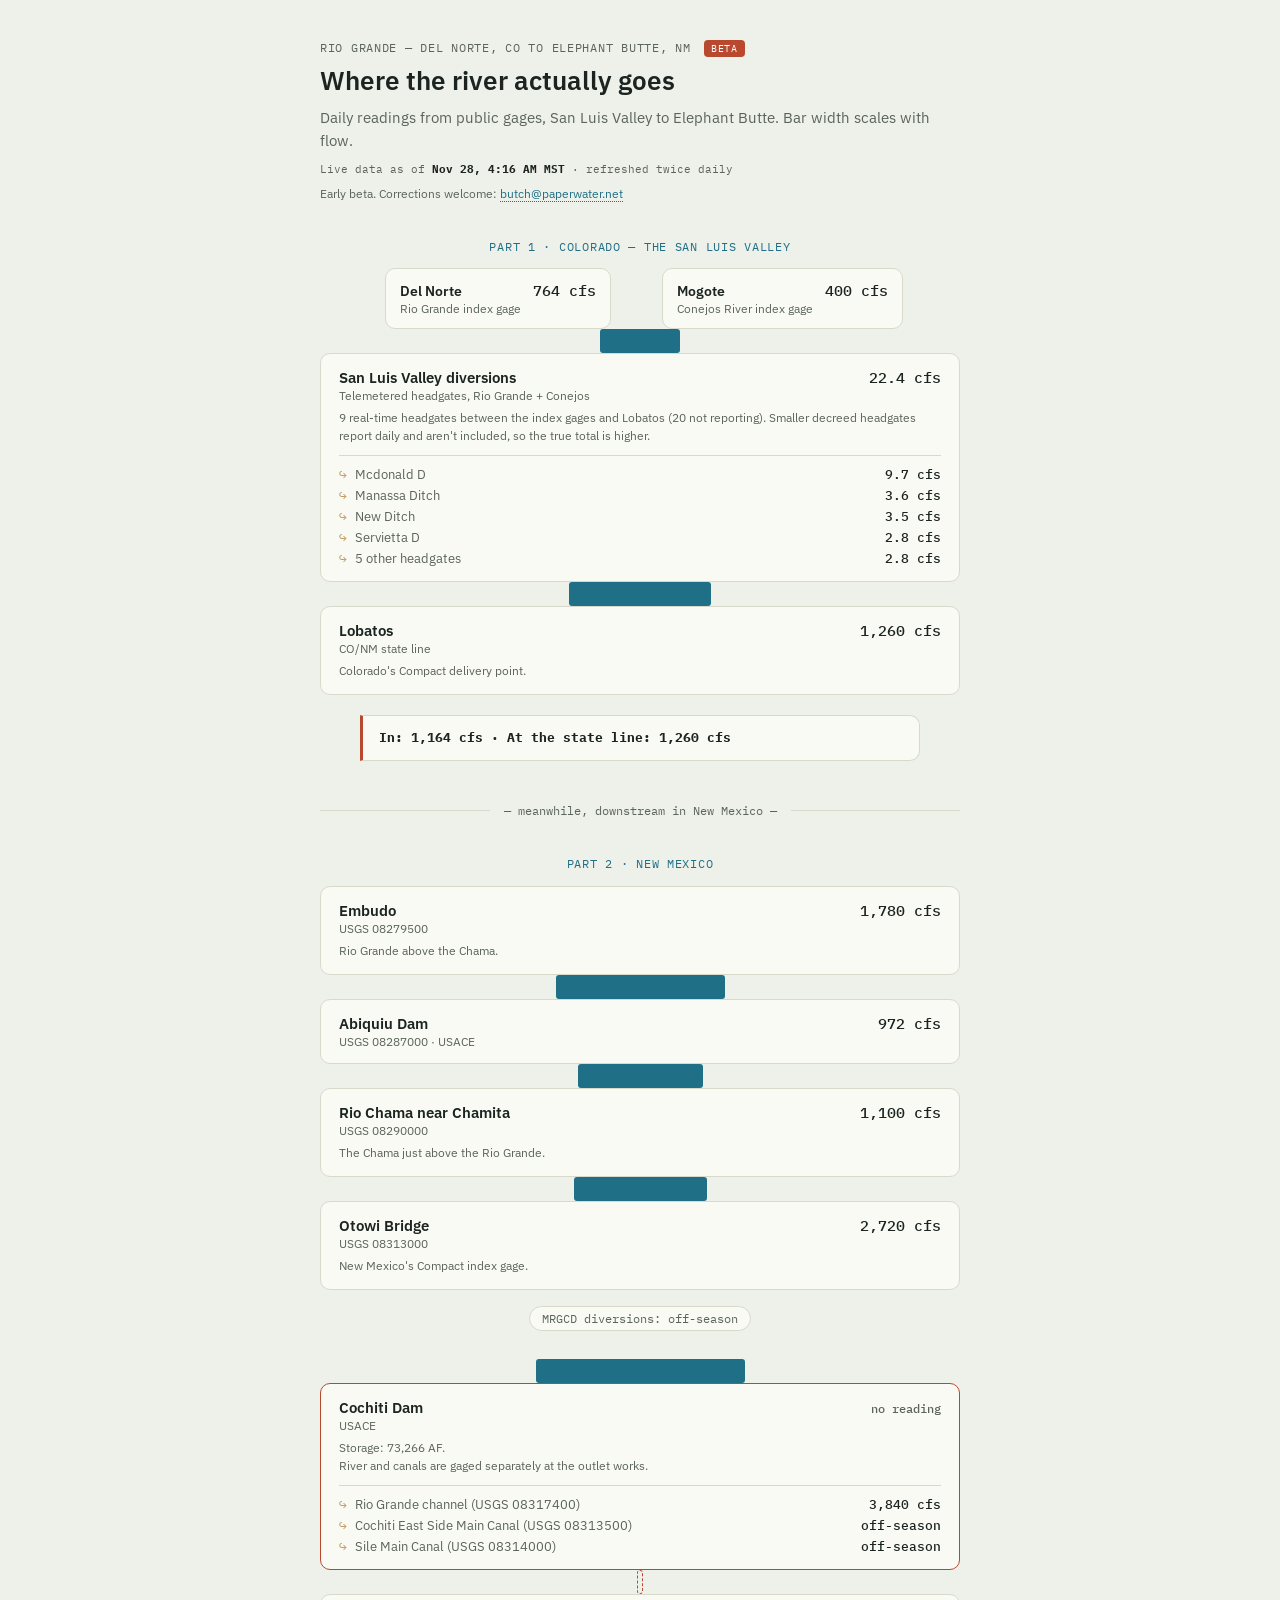
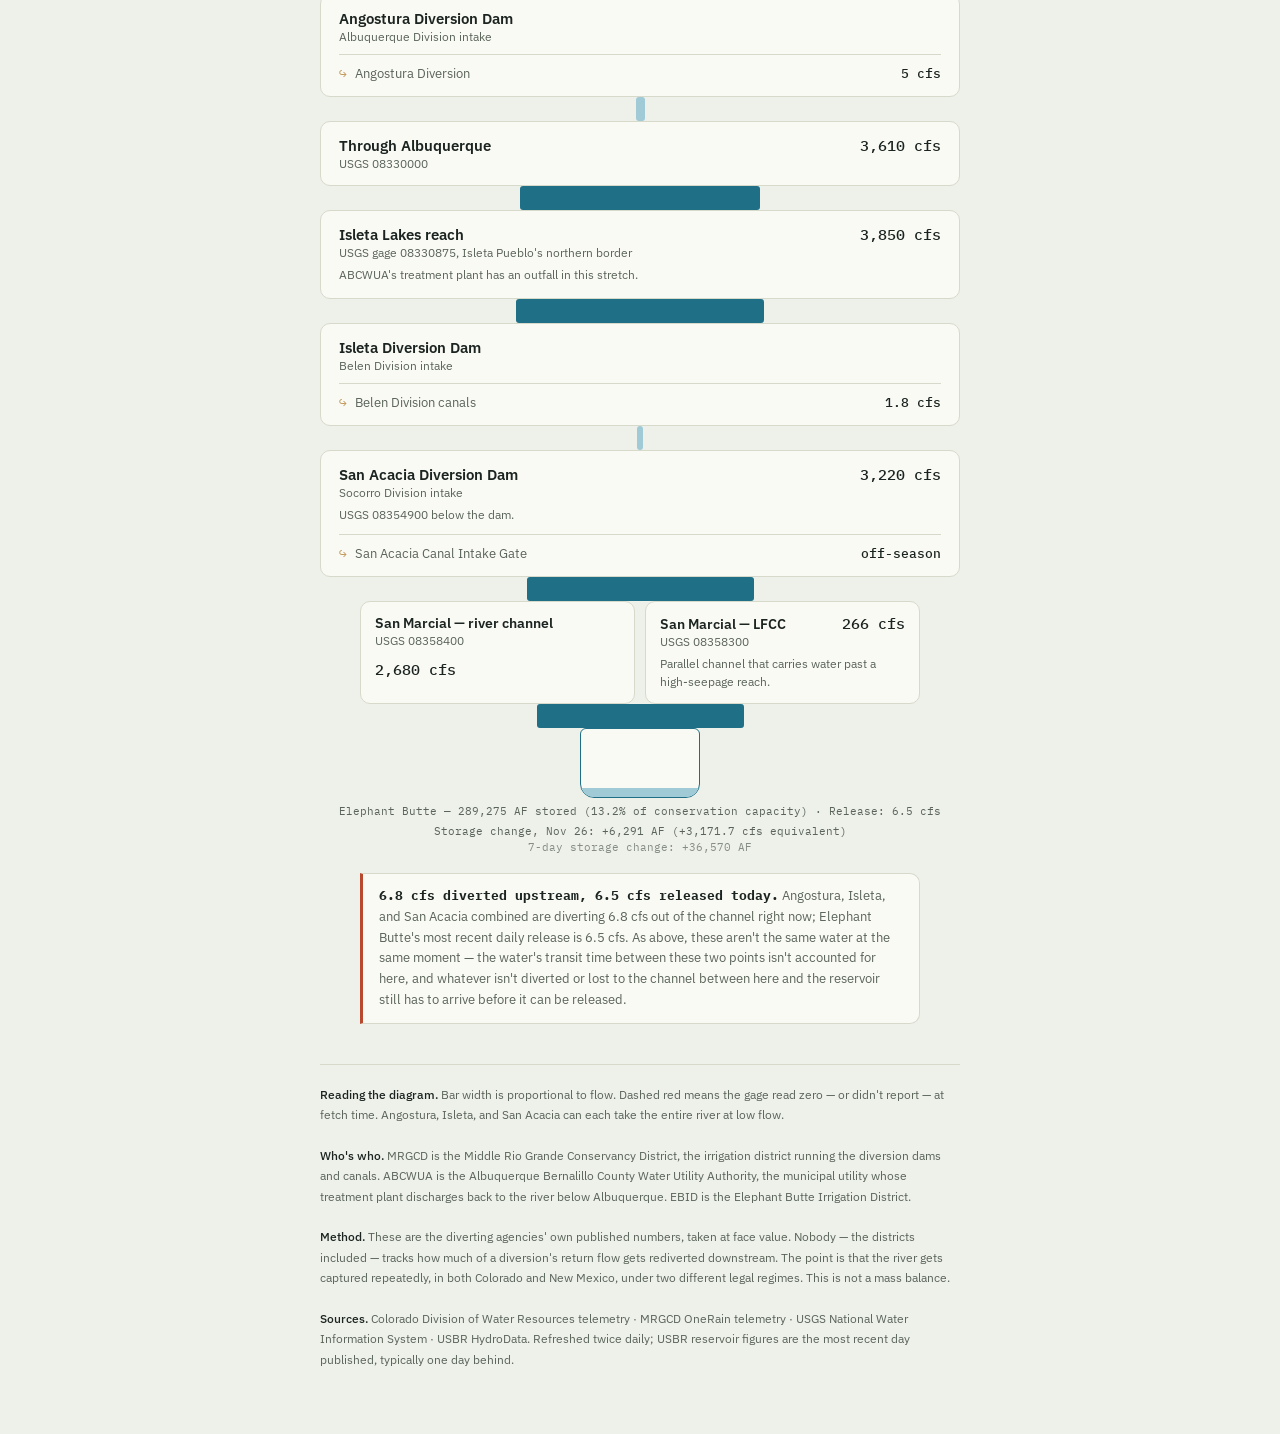
<file: river-schematic.html>
<!DOCTYPE html>
<html lang="en">
<head>
<meta charset="UTF-8">
<meta name="viewport" content="width=device-width, initial-scale=1.0">
<title>Rio Grande — where the river actually goes</title>
<link rel="preconnect" href="https://fonts.googleapis.com">
<link rel="preconnect" href="https://fonts.gstatic.com" crossorigin>
<link href="https://fonts.googleapis.com/css2?family=IBM+Plex+Mono:wght@400;500;600&family=IBM+Plex+Sans:wght@400;500;600&display=swap" rel="stylesheet">
<style>
  :root{
    --bg:#EEF1EA; --panel:#FAFAF5; --ink:#1B2420; --ink-soft:#5A6459;
    --river:#1F6F86; --river-soft:#9FCAD6; --sand:#C39A5C; --alert:#B8492E;
    --line:#D7D9CB;
  }
  *{box-sizing:border-box;}
  body{
    margin:0; background:var(--bg); color:var(--ink);
    font-family:'IBM Plex Sans',system-ui,sans-serif;
    padding:2.5rem 1.25rem 4rem;
  }
  .wrap{max-width:640px; margin:0 auto;}
  .eyebrow{
    font-family:'IBM Plex Mono',monospace; font-size:12px; letter-spacing:.06em;
    color:var(--ink-soft); text-transform:uppercase;
  }
  h1{
    font-size:26px; font-weight:600; margin:.4rem 0 .6rem; line-height:1.25;
  }
  .thesis{ font-size:15px; color:var(--ink-soft); line-height:1.55; margin:0 0 .5rem;}
  .badge{
    display:inline-flex; align-items:center; gap:6px; font-family:'IBM Plex Mono',monospace;
    font-size:12px; background:var(--panel); border:0.5px solid var(--line); border-radius:20px;
    padding:4px 12px; margin:1rem 0 1.75rem; color:var(--ink-soft);
  }
  .badge b{color:var(--ink); font-weight:600;}

  .updated{
    font-family:'IBM Plex Mono',monospace; font-size:11px; color:var(--ink-soft);
    margin:.6rem 0 0;
  }
  .updated b{color:var(--ink);}

  .part-label{
    font-family:'IBM Plex Mono',monospace; font-size:12px; letter-spacing:.06em;
    color:var(--river); text-transform:uppercase; margin:2.4rem 0 .9rem; text-align:center;
  }
  .river{position:relative;}
  .seg{display:flex; justify-content:center; padding:0;}
  .bar{
    background:var(--river); border-radius:3px; transition:opacity .2s; height:24px;
  }
  .bar.ghost{
    background:transparent; border:1px dashed var(--alert); width:6px !important;
  }
  .bar.low{background:var(--river-soft);}

  .node{
    background:var(--panel); border:0.5px solid var(--line); border-radius:10px;
    padding:14px 18px; margin:0 auto; position:relative; z-index:1;
  }
  .node.alert{border-color:var(--alert);}
  .node.input{border-left:3px solid var(--sand); border-radius:0 10px 10px 0;}
  .node.input .node-name{color:var(--sand);}
  .node-top{display:flex; justify-content:space-between; align-items:baseline; gap:12px; flex-wrap:wrap;}
  .node-name{font-weight:600; font-size:15px;}
  .node-loc{font-size:12px; color:var(--ink-soft); margin-top:1px;}
  .node-read{
    font-family:'IBM Plex Mono',monospace; font-size:15px; font-weight:500; white-space:nowrap;
  }
  .node-read.zero{color:var(--alert);}
  .node-read.unavailable{color:var(--ink-soft); font-size:12px;}
  .node-sub{font-size:12px; color:var(--ink-soft); margin-top:6px; line-height:1.5;}

  .branch{
    display:flex; align-items:baseline; gap:8px; margin-top:10px; padding-top:10px;
    border-top:0.5px solid var(--line); font-size:13px;
  }
  .branch .arrow{color:var(--sand); font-family:'IBM Plex Mono',monospace;}
  .branch .to{color:var(--ink-soft);}
  .branch .amt{
    font-family:'IBM Plex Mono',monospace; font-weight:500; color:var(--ink); margin-left:auto;
    white-space:nowrap;
  }

  .pair{display:grid; grid-template-columns:1fr 1fr; gap:10px; max-width:560px; margin:0 auto;}
  .pair .node{padding:12px 14px;}
  .pair .node-name{font-size:14px;}
  @media (max-width:520px){ .pair{grid-template-columns:1fr;} }

  .tank{
    width:120px; height:70px; margin:0 auto; border:1.5px solid var(--river); border-radius:6px 6px 14px 14px;
    position:relative; overflow:hidden; background:var(--panel);
  }
  .tank-fill{position:absolute; bottom:0; left:0; right:0; background:var(--river-soft);}
  .tank-label{text-align:center; font-family:'IBM Plex Mono',monospace; font-size:11px; color:var(--ink-soft); margin-top:6px;}

  .seam{
    display:flex; align-items:center; gap:14px; margin:2.6rem 0 1.6rem; color:var(--ink-soft);
    font-family:'IBM Plex Mono',monospace; font-size:12px; text-align:center;
  }
  .seam::before, .seam::after{content:''; flex:1; height:1px; background:var(--line);}

  .callout{
    max-width:560px; margin:1.2rem auto 0; background:var(--panel); border:0.5px solid var(--line);
    border-left:3px solid var(--alert); border-radius:0 10px 10px 0; padding:12px 16px; font-size:13px;
    line-height:1.6; color:var(--ink-soft);
  }
  .callout b{color:var(--ink); font-family:'IBM Plex Mono',monospace;}

  .beta-pill{
    display:inline-block; background:var(--alert); color:#fff; font-family:'IBM Plex Mono',monospace;
    font-size:10px; letter-spacing:.06em; padding:2px 7px; border-radius:4px; vertical-align:middle; margin-left:6px;
  }
  .feedback{font-size:12px; color:var(--ink-soft); margin:.6rem 0 1.75rem;}
  .feedback a{color:var(--river); text-decoration:none; border-bottom:1px dotted var(--river);}

  .season-banner{
    max-width:560px; margin:.75rem auto 0; background:var(--panel); border:0.5px solid var(--line);
    border-left:3px solid var(--river); border-radius:0 10px 10px 0; padding:10px 14px; font-size:13px;
    line-height:1.5; color:var(--ink-soft);
  }

  .node-tag{font-size:10px; color:var(--ink-soft); text-align:right; margin-top:2px; white-space:nowrap;}

  footer{
    margin-top:2.5rem; padding-top:1.25rem; border-top:0.5px solid var(--line);
    font-size:12px; color:var(--ink-soft); line-height:1.7;
  }
  footer b{color:var(--ink); font-weight:500;}

  .load-error{
    max-width:560px; margin:2rem auto; background:var(--panel); border:1px dashed var(--alert);
    border-radius:10px; padding:16px 18px; font-size:13px; color:var(--ink-soft); line-height:1.6;
  }

  @media (max-width:480px){
    .node{padding:12px 14px;}
    .node-read{font-size:14px;}
  }
</style>
</head>
<body>
<div class="wrap">

  <div class="eyebrow">Rio Grande — Del Norte, CO to Elephant Butte, NM <span class="beta-pill">BETA</span></div>
  <h1>Where the river actually goes</h1>
  <p class="thesis">Daily readings from public gages, San Luis Valley to Elephant Butte. Bar width scales with flow.</p>
  <p class="updated" id="updated-line">Loading current readings&hellip;</p>
  <p class="feedback">Early beta. Corrections welcome: <a href="mailto:butch@paperwater.net">butch@paperwater.net</a></p>
  <div id="season-banner"></div>

  <div id="app"></div>

  <footer>
    <b>Reading the diagram.</b> Bar width is proportional to flow. Dashed red means the gage read zero — or didn't report — at fetch time. Angostura, Isleta, and San Acacia can each take the entire river at low flow.<br><br>
    <b>Who's who.</b> MRGCD is the Middle Rio Grande Conservancy District, the irrigation district running the diversion dams and canals. ABCWUA is the Albuquerque Bernalillo County Water Utility Authority, the municipal utility whose treatment plant discharges back to the river below Albuquerque. EBID is the Elephant Butte Irrigation District.<br><br>
    <b>Method.</b> These are the diverting agencies' own published numbers, taken at face value. Nobody — the districts included — tracks how much of a diversion's return flow gets rediverted downstream. The point is that the river gets captured repeatedly, in both Colorado and New Mexico, under two different legal regimes. This is not a mass balance.<br><br>
    <b>Sources.</b> Colorado Division of Water Resources telemetry &middot; MRGCD OneRain telemetry &middot; USGS National Water Information System &middot; USBR HydroData. Refreshed twice daily; USBR reservoir figures are the most recent day published, typically one day behind.
  </footer>

</div>

<script>
const DATA_URL = 'data/river-data.json';
const EB_SERIES_URL = 'data/elephant_butte_series.json';
const AF_TO_CFS = 1 / 1.98347;

// Nov 1 through the last day of Feb, America/Denver time. Override for
// testing with ?offSeason=1 or ?offSeason=0 in the URL.
const OFF_SEASON_CONFIG = { startMonth: 11, startDay: 1, endMonth: 2 };

// Tributary cards (Galisteo, Jemez, Rio Puerco) only appear when the creek
// is actually contributing — they're near zero most of the year.
const TRIBUTARY_SHOW_THRESHOLD_CFS = 100;

// Off-season banner ("Headgates are closed in Colorado and MRGCD") turned off
// Nov 2026: a San Luis Valley flood has Colorado headgates open to take water
// off the river and reduce flooding downstream. Set back to true once that's over.
const SHOW_OFF_SEASON_BANNER = false;

// Chamita reading withheld since the Oct 23, 2026 flood: the channel shifted
// and the gage has been reading several times what Abiquiu + Ojo Caliente
// upstream and Otowi downstream allow. Set to '' to show the reading again
// once USGS corrects it.
const CHAMITA_WITHHELD_NOTE = '';

let IS_OFF_SEASON = false;

function computeOffSeason(){
  const params = new URLSearchParams(location.search);
  if (params.has('offSeason')) {
    const v = params.get('offSeason');
    return v === '1' || v === 'true';
  }
  const parts = new Intl.DateTimeFormat('en-US', {
    timeZone: 'America/Denver', month: 'numeric', day: 'numeric'
  }).formatToParts(new Date());
  const m = Number(parts.find(p => p.type === 'month').value);
  const d = Number(parts.find(p => p.type === 'day').value);
  if (m === OFF_SEASON_CONFIG.startMonth) return d >= OFF_SEASON_CONFIG.startDay;
  return m > OFF_SEASON_CONFIG.startMonth || m <= OFF_SEASON_CONFIG.endMonth;
}

function fmtCfs(v){
  if (v === null || v === undefined || isNaN(v)) return null;
  return (Math.round(v * 10) / 10).toLocaleString('en-US') + ' cfs';
}
function fmtAF(v){
  if (v === null || v === undefined || isNaN(v)) return null;
  return Math.round(v).toLocaleString('en-US') + ' AF';
}
function roundCfs(v){
  if (v === null || v === undefined || isNaN(v)) return null;
  return Math.round(v * 10) / 10;
}
function widthFor(v){
  if (v === null || v === undefined || isNaN(v) || v <= 0) return 6;
  return Math.max(6, Math.round(4 * Math.sqrt(v)));
}
function barClass(v){
  if (v === null || v === undefined || isNaN(v) || v <= 0) return 'ghost';
  if (v < 15) return 'low';
  return '';
}
function get(obj, key){
  const entry = obj && obj[key];
  if (!entry || entry.error) return null;
  return entry;
}

// Tributary inflow card, shown only at or above TRIBUTARY_SHOW_THRESHOLD_CFS.
function tributaryHtml(entry, name, loc){
  if (!entry || entry.value === null || entry.value === undefined || entry.value < TRIBUTARY_SHOW_THRESHOLD_CFS) return '';
  return segHtml(entry.value) + nodeHtml({ name: `+ ${name}`, loc, value: entry.value, isInput: true });
}

function segHtml(value){
  return `<div class="seg"><div class="bar ${barClass(value)}" style="width:${widthFor(value)}px"></div></div>`;
}

function nodeHtml({ name, loc, value, units, sub, branch, branches, isInput, hideReading, tag }){
  const missing = value === null || value === undefined || isNaN(value);
  const isZero = !missing && value <= 0;
  const readText = missing ? 'no reading' : (units === 'AF' ? fmtAF(value) : fmtCfs(value));
  const readClass = missing ? 'unavailable' : (isZero ? 'zero' : '');
  const alertClass = (!hideReading && (missing || isZero)) ? 'alert' : '';
  const inputClass = isInput ? 'input' : '';
  const tagHtml = (tag && !hideReading) ? `<div class="node-tag">${tag}</div>` : '';
  const readHtml = hideReading ? '' : `<div><div class="node-read ${readClass}">${readText}</div>${tagHtml}</div>`;
  const allBranches = branches || (branch ? [branch] : []);
  const branchHtml = allBranches.map((b, i) => {
    const bMissing = b.value === null || b.value === undefined || isNaN(b.value);
    const bZero = !bMissing && b.value <= 0;
    const amtText = b.text !== undefined ? b.text
      : (IS_OFF_SEASON && (bMissing || bZero)) ? 'off-season' : (bMissing ? 'no reading' : fmtCfs(b.value));
    return `
      <div class="branch" ${i > 0 ? 'style="border-top:none; padding-top:2px; margin-top:2px;"' : ''}>
        <span class="arrow">&#8618;</span><span class="to">${b.to}</span>
        <span class="amt">${amtText}</span>
      </div>`;
  }).join('');
  const subHtml = sub ? `<div class="node-sub">${sub}</div>` : '';
  return `
    <div class="node ${alertClass} ${inputClass}">
      <div class="node-top">
        <div><div class="node-name">${name}</div><div class="node-loc">${loc}</div></div>
        ${readHtml}
      </div>
      ${subHtml}${branchHtml}
    </div>`;
}

function fmtTimestamp(iso){
  try {
    const d = new Date(iso);
    return new Intl.DateTimeFormat('en-US', {
      month: 'short', day: 'numeric', hour: 'numeric', minute: '2-digit',
      timeZone: 'America/Denver', timeZoneName: 'short'
    }).format(d);
  } catch (e) { return iso; }
}

// dateStr is a plain "YYYY-MM-DD" calendar date with no time/zone info —
// format in UTC so it can't shift a day depending on the viewer's offset.
function fmtDateShort(dateStr){
  try {
    return new Intl.DateTimeFormat('en-US', { month: 'short', day: 'numeric', timeZone: 'UTC' }).format(new Date(dateStr + 'T00:00:00Z'));
  } catch (e) { return dateStr; }
}
function fmtSignedAF(v){
  if (v === null || v === undefined || isNaN(v)) return null;
  const rounded = Math.round(v);
  return (rounded >= 0 ? '+' : '') + rounded.toLocaleString('en-US') + ' AF';
}
function fmtSignedCfs(v){
  if (v === null || v === undefined || isNaN(v)) return null;
  const rounded = Math.round(v * 10) / 10;
  return (rounded >= 0 ? '+' : '') + rounded.toLocaleString('en-US') + ' cfs';
}

// MRGCD telemetry is normally minutes old; fetch_data.py flags a reading
// stale rather than let a frozen number keep displaying as if live.
function mrgcdStaleText(entry){
  return (entry && entry.stale) ? '—' : undefined;
}

// Colorado gages: treat a stale reading (>24h old at fetch) as missing.
function fresh(entry){
  return (entry && !entry.stale) ? entry : null;
}

function fmtClock(iso){
  try {
    return new Intl.DateTimeFormat('en-US', { hour: 'numeric', minute: '2-digit', timeZone: 'America/Denver' }).format(new Date(iso));
  } catch (e) { return iso; }
}

// CDWR leaves discharge blank when it can't compute flow from stage (e.g.
// the river is above the rating table); fetch_data.py then reports the last
// real value, and the card says how old it is rather than implying it's current.
function cdwrTag(entry){
  if (!entry || !entry.later_readings_blank) return null;
  return `as of ${fmtClock(entry.timestamp)} &middot; later readings blank`;
}

const SLV_NAMED_ROWS = 4;

// "RIO GRANDE CANAL NEAR DEL NORTE" -> "Rio Grande Canal"
function stationDisplayName(name){
  return name.replace(/\s+(NEAR|AT)\s.*$/, '').toLowerCase().replace(/\b\w/g, c => c.toUpperCase());
}

async function render(){
  IS_OFF_SEASON = computeOffSeason();

  const app = document.getElementById('app');
  let data;
  try {
    const res = await fetch(DATA_URL, { cache: 'no-store' });
    if (!res.ok) throw new Error(`HTTP ${res.status}`);
    data = await res.json();
  } catch (err) {
    document.getElementById('updated-line').textContent = '';
    app.innerHTML = `<div class="load-error">Couldn't load current river data (${err.message}). The fetch pipeline may be temporarily down — try reloading in a bit.</div>`;
    return;
  }

  // Elephant Butte's storage-change series is a separate, non-critical
  // fetch — its absence shouldn't take down the rest of the page.
  let ebSeries = null;
  try {
    const ebRes = await fetch(EB_SERIES_URL, { cache: 'no-store' });
    if (ebRes.ok) ebSeries = await ebRes.json();
  } catch (err) { /* leave ebSeries null; card falls back to "—" */ }

  let ebLatestDate = null, ebLatestDelta = null, ebSevenDaySum = null;
  if (ebSeries && Object.keys(ebSeries).length) {
    const dates = Object.keys(ebSeries).sort();
    ebLatestDate = dates[dates.length - 1];
    ebLatestDelta = ebSeries[ebLatestDate].delta_storage_af;
    const last7 = dates.slice(-7);
    const availableDeltas = last7.map(d => ebSeries[d].delta_storage_af).filter(v => v !== null && v !== undefined);
    ebSevenDaySum = availableDeltas.length ? availableDeltas.reduce((a, b) => a + b, 0) : null;
  }

  const delNorte = fresh(get(data.cdwr, 'del_norte'));
  const mogote = fresh(get(data.cdwr, 'mogote'));
  const lobatos = fresh(get(data.cdwr, 'lobatos'));
  const angostura = get(data.mrgcd, 'angostura');
  const isleta = get(data.mrgcd, 'isleta');
  const sanAcacia = get(data.mrgcd, 'san_acacia');
  const embudo = get(data.usgs, 'embudo');
  const abiquiuChannel = get(data.usgs, 'abiquiu_channel');
  const chamaChamita = get(data.usgs, 'chama_chamita');
  const otowi = get(data.usgs, 'otowi');
  const albuquerque = get(data.usgs, 'albuquerque');
  const isletaLakes = get(data.usgs, 'isleta_lakes');
  const sanAcaciaChannel = get(data.usgs, 'san_acacia_channel');
  const galisteo = get(data.usgs, 'galisteo');
  const jemez = get(data.usgs, 'jemez');
  const rioPuerco = get(data.usgs, 'rio_puerco');
  const sanMarcialFloodway = get(data.usgs, 'san_marcial_floodway');
  const sanMarcialLfcc = get(data.usgs, 'san_marcial_lfcc');
  const cochitiChannel = get(data.usgs, 'cochiti_channel');
  const cochitiEastSideCanal = get(data.usgs, 'cochiti_east_side_canal');
  const cochitiSileCanal = get(data.usgs, 'cochiti_sile_canal');
  const ebStorage = get(data.usbr_reservoir, 'elephant_butte_storage');
  const ebRelease = get(data.usbr_reservoir, 'elephant_butte_release');
  const cochitiStorage = get(data.usbr_reservoir, 'cochiti_storage');

  // --- Consistency: every displayed total is the sum of the same rounded
  // values shown in the component rows, so a reader can always add up the
  // parts and match the total. ---
  const cochitiOutflowComplete = [cochitiChannel, cochitiEastSideCanal, cochitiSileCanal].every(g => g);
  const cochitiOutflow = cochitiOutflowComplete
    ? roundCfs(cochitiChannel.value) + roundCfs(cochitiEastSideCanal.value) + roundCfs(cochitiSileCanal.value)
    : null;

  const mrgcdComponents = [cochitiEastSideCanal, cochitiSileCanal, angostura, isleta, sanAcacia];
  // Cochiti's MRGCD share is its two canal branches (cochitiChannel is river, not a diversion).
  // A stale MRGCD reading (fetch_data.py flags entries >24h old) counts the
  // same as missing here — a frozen number shouldn't feed into this total.
  const mrgcdComplete = mrgcdComponents.every(g => g && !g.stale);
  const mrgcdTotal = mrgcdComplete
    ? mrgcdComponents.reduce((sum, g) => sum + roundCfs(g.value), 0)
    : null;

  const EB_CAPACITY_AF = 2195000; // conservation capacity, fixed physical fact

  document.getElementById('updated-line').innerHTML =
    `Live data as of <b>${data.generated_at ? fmtTimestamp(data.generated_at) : 'unknown'}</b> &middot; refreshed twice daily`;

  const bannerEl = document.getElementById('season-banner');
  bannerEl.innerHTML = (IS_OFF_SEASON && SHOW_OFF_SEASON_BANNER)
    ? `<div class="season-banner">Irrigation season is over. Headgates are closed in Colorado and MRGCD. What's in the river now is base flow and reservoir operations.</div>`
    : '';

  let html = '';

  // --- Part 1: Colorado ---
  html += `<div class="part-label">Part 1 &middot; Colorado &mdash; the San Luis Valley</div>`;
  html += `<div class="pair">
    ${nodeHtml({ name:'Del Norte', loc:'Rio Grande index gage', value: delNorte && delNorte.value, tag: cdwrTag(delNorte) })}
    ${nodeHtml({ name:'Mogote', loc:'Conejos River index gage', value: mogote && mogote.value, tag: cdwrTag(mogote) })}
  </div>`;

  const slvStations = data.slv_diversions && data.slv_diversions.stations;
  const slvReporting = slvStations ? slvStations.filter(s => s.value !== null && !s.stale) : [];
  const slvTotal = slvReporting.length ? slvReporting.reduce((sum, s) => sum + roundCfs(s.value), 0) : null;
  const slvNamed = slvReporting.slice(0, SLV_NAMED_ROWS);
  const slvRest = slvReporting.slice(SLV_NAMED_ROWS);
  const slvNotReporting = slvStations ? slvStations.length - slvReporting.length : 0;
  const slvBranches = slvNamed.map(s => ({ to: stationDisplayName(s.name), value: s.value }));
  if (slvRest.length) {
    slvBranches.push({ to: `${slvRest.length} other headgates`, value: slvRest.reduce((sum, s) => sum + roundCfs(s.value), 0) });
  }

  html += segHtml(mogote && mogote.value);
  html += nodeHtml({ name:'San Luis Valley diversions', loc:'Telemetered headgates, Rio Grande + Conejos', value: slvTotal,
    sub: slvStations
      ? `${slvReporting.length} real-time headgates between the index gages and Lobatos${slvNotReporting ? ` (${slvNotReporting} not reporting)` : ''}. Smaller decreed headgates report daily and aren't included, so the true total is higher.`
      : 'Headgate telemetry unavailable.',
    branches: slvBranches });

  html += segHtml(lobatos && lobatos.value);
  html += nodeHtml({ name:'Lobatos', loc:'CO/NM state line', value: lobatos && lobatos.value, sub:"Colorado's Compact delivery point.", tag: cdwrTag(lobatos) });

  if (delNorte && mogote && lobatos) {
    const combinedIn = roundCfs(delNorte.value) + roundCfs(mogote.value);
    html += `<div class="callout"><b>In: ${fmtCfs(combinedIn)} &middot; At the state line: ${fmtCfs(lobatos.value)}</b></div>`;
  }

  html += `<div class="seam">&mdash; meanwhile, downstream in New Mexico &mdash;</div>`;

  // --- Part 2: New Mexico ---
  html += `<div class="part-label">Part 2 &middot; New Mexico</div>`;

  html += nodeHtml({ name:'Embudo', loc:'USGS 08279500', value: embudo && embudo.value, sub:'Rio Grande above the Chama.' });

  html += segHtml(embudo && embudo.value);
  html += nodeHtml({ name:'Abiquiu Dam', loc:'USGS 08287000 &middot; USACE', value: abiquiuChannel && abiquiuChannel.value });

  html += segHtml(abiquiuChannel && abiquiuChannel.value);
  if (CHAMITA_WITHHELD_NOTE) {
    html += nodeHtml({ name:'Rio Chama near Chamita', loc:'USGS 08290000', hideReading: true, sub:`The Chama just above the Rio Grande.<br>${CHAMITA_WITHHELD_NOTE}` });
    html += segHtml(otowi && otowi.value);
  } else {
    html += nodeHtml({ name:'Rio Chama near Chamita', loc:'USGS 08290000', value: chamaChamita && chamaChamita.value, sub:'The Chama just above the Rio Grande.' });
    html += segHtml(chamaChamita && chamaChamita.value);
  }
  html += nodeHtml({ name:'Otowi Bridge', loc:'USGS 08313000', value: otowi && otowi.value, sub:'New Mexico\'s Compact index gage.' });

  const mrgcdShowOffSeason = IS_OFF_SEASON && (!mrgcdComplete || mrgcdTotal === 0);
  html += mrgcdShowOffSeason
    ? `<div class="badge" style="display:block; width:fit-content; margin:1rem auto 1.75rem">MRGCD diversions: off-season</div>`
    : `<div class="badge" style="display:block; width:fit-content; margin:1rem auto 1.75rem">MRGCD diversions, all divisions <b>${mrgcdComplete ? fmtCfs(mrgcdTotal) : 'no reading'}</b></div>`;

  html += `<div class="river">`;

  html += segHtml(otowi && otowi.value);
  html += nodeHtml({ name:'Cochiti Dam', loc:'USACE', value: cochitiOutflow,
    sub: `Storage: ${cochitiStorage ? fmtAF(cochitiStorage.value) : 'no reading'}.<br>River and canals are gaged separately at the outlet works.`,
    branches: [
      { to: 'Rio Grande channel (USGS 08317400)', value: cochitiChannel && cochitiChannel.value },
      { to: 'Cochiti East Side Main Canal (USGS 08313500)', value: cochitiEastSideCanal && cochitiEastSideCanal.value },
      { to: 'Sile Main Canal (USGS 08314000)', value: cochitiSileCanal && cochitiSileCanal.value },
    ] });

  html += tributaryHtml(galisteo, 'Galisteo Creek', 'USGS 08317950 &middot; enters below Cochiti');

  html += segHtml(cochitiOutflow);
  html += nodeHtml({ name:'Angostura Diversion Dam', loc:'Albuquerque Division intake', hideReading:true,
    branch: { to: 'Angostura Diversion', value: angostura && angostura.value, text: mrgcdStaleText(angostura) } });

  html += tributaryHtml(jemez, 'Jemez River', 'USGS 08328950 &middot; enters below Angostura');

  html += segHtml(angostura && angostura.value);
  html += nodeHtml({ name:'Through Albuquerque', loc:'USGS 08330000', value: albuquerque && albuquerque.value });

  html += segHtml(albuquerque && albuquerque.value);
  html += nodeHtml({ name:'Isleta Lakes reach', loc:'USGS gage 08330875, Isleta Pueblo\'s northern border', value: isletaLakes && isletaLakes.value, sub:'ABCWUA\'s treatment plant has an outfall in this stretch.' });

  html += segHtml(isletaLakes && isletaLakes.value);
  html += nodeHtml({ name:'Isleta Diversion Dam', loc:'Belen Division intake', hideReading:true,
    branch: { to: 'Belen Division canals', value: isleta && isleta.value, text: mrgcdStaleText(isleta) } });

  if (isleta && !isleta.stale && isletaLakes && isleta.value > isletaLakes.value) {
    html += `<div class="callout"><b>Open question:</b> the gage just upstream at Isleta Lakes reads ${fmtCfs(isletaLakes.value)}, but the diversion dam below it shows ${fmtCfs(isleta.value)} captured — more than the upstream gage says arrived. Could be travel-time lag between two live reads, local accretion between the two points, or something else. We're flagging it rather than quietly resolving it.</div>`;
  }

  html += tributaryHtml(rioPuerco, 'Rio Puerco', 'USGS 08353000 &middot; enters above San Acacia');

  html += segHtml(isleta && isleta.value);
  html += nodeHtml({ name:'San Acacia Diversion Dam', loc:'Socorro Division intake', value: sanAcaciaChannel && sanAcaciaChannel.value,
    sub:'USGS 08354900 below the dam.',
    branch: { to: 'San Acacia Canal Intake Gate', value: sanAcacia && sanAcacia.value, text: mrgcdStaleText(sanAcacia) } });

  html += segHtml(sanAcaciaChannel && sanAcaciaChannel.value);
  html += `<div class="pair">
    ${nodeHtml({ name:'San Marcial — river channel', loc:'USGS 08358400', value: sanMarcialFloodway && sanMarcialFloodway.value })}
    ${nodeHtml({ name:'San Marcial — LFCC', loc:'USGS 08358300', value: sanMarcialLfcc && sanMarcialLfcc.value, sub:'Parallel channel that carries water past a high-seepage reach.' })}
  </div>`;

  const ebChangeLine = ebLatestDate
    ? `Storage change, ${fmtDateShort(ebLatestDate)}: ${ebLatestDelta !== null && ebLatestDelta !== undefined ? `${fmtSignedAF(ebLatestDelta)} (${fmtSignedCfs(ebLatestDelta * AF_TO_CFS)} equivalent)` : '&mdash;'}`
    : 'Storage change: &mdash;';
  const ebSevenDayLine = `7-day storage change: ${ebSevenDaySum !== null ? fmtSignedAF(ebSevenDaySum) : '&mdash;'}`;

  html += segHtml(Math.max((sanMarcialFloodway && sanMarcialFloodway.value) || 0, (sanMarcialLfcc && sanMarcialLfcc.value) || 0));
  html += `<div style="text-align:center">
    <div class="tank"><div class="tank-fill" style="height:${ebStorage ? Math.max(1, Math.min(100, Math.round(100 * ebStorage.value / EB_CAPACITY_AF))) : 0}%"></div></div>
    <div class="tank-label">Elephant Butte — ${ebStorage ? fmtAF(ebStorage.value) : 'no reading'} stored (${ebStorage ? (100 * ebStorage.value / EB_CAPACITY_AF).toFixed(1) : '?'}% of conservation capacity) &middot; Release: ${ebRelease ? fmtCfs(ebRelease.value) : 'no reading'}</div>
    <div class="tank-label" style="margin-top:6px">${ebChangeLine}</div>
    <div class="tank-label" style="opacity:.7; margin-top:2px;">${ebSevenDayLine}</div>
  </div>`;

  html += `</div>`; // .river

  if (angostura && !angostura.stale && isleta && !isleta.stale && sanAcacia && !sanAcacia.stale && ebRelease) {
    const diverted = roundCfs(angostura.value) + roundCfs(isleta.value) + roundCfs(sanAcacia.value);
    html += `<div class="callout"><b>${fmtCfs(diverted)} diverted upstream, ${fmtCfs(ebRelease.value)} released today.</b> Angostura, Isleta, and San Acacia combined are diverting ${fmtCfs(diverted)} out of the channel right now; Elephant Butte's most recent daily release is ${fmtCfs(ebRelease.value)}. As above, these aren't the same water at the same moment — the water's transit time between these two points isn't accounted for here, and whatever isn't diverted or lost to the channel between here and the reservoir still has to arrive before it can be released.</div>`;
  }

  app.innerHTML = html;
}

render();
</script>
</body>
</html>
</file>
<file: site_libs/quarto-html/tippy.css>
.tippy-box[data-animation=fade][data-state=hidden]{opacity:0}[data-tippy-root]{max-width:calc(100vw - 10px)}.tippy-box{position:relative;background-color:#333;color:#fff;border-radius:4px;font-size:14px;line-height:1.4;white-space:normal;outline:0;transition-property:transform,visibility,opacity}.tippy-box[data-placement^=top]>.tippy-arrow{bottom:0}.tippy-box[data-placement^=top]>.tippy-arrow:before{bottom:-7px;left:0;border-width:8px 8px 0;border-top-color:initial;transform-origin:center top}.tippy-box[data-placement^=bottom]>.tippy-arrow{top:0}.tippy-box[data-placement^=bottom]>.tippy-arrow:before{top:-7px;left:0;border-width:0 8px 8px;border-bottom-color:initial;transform-origin:center bottom}.tippy-box[data-placement^=left]>.tippy-arrow{right:0}.tippy-box[data-placement^=left]>.tippy-arrow:before{border-width:8px 0 8px 8px;border-left-color:initial;right:-7px;transform-origin:center left}.tippy-box[data-placement^=right]>.tippy-arrow{left:0}.tippy-box[data-placement^=right]>.tippy-arrow:before{left:-7px;border-width:8px 8px 8px 0;border-right-color:initial;transform-origin:center right}.tippy-box[data-inertia][data-state=visible]{transition-timing-function:cubic-bezier(.54,1.5,.38,1.11)}.tippy-arrow{width:16px;height:16px;color:#333}.tippy-arrow:before{content:"";position:absolute;border-color:transparent;border-style:solid}.tippy-content{position:relative;padding:5px 9px;z-index:1}
</file>
<file: site_libs/quarto-html/quarto-syntax-highlighting-63b5708e65d6cd79cd7618c58d0c21e7.css>
/* quarto syntax highlight colors */
:root {
  --quarto-hl-ot-color: #003B4F;
  --quarto-hl-at-color: #657422;
  --quarto-hl-ss-color: #20794D;
  --quarto-hl-an-color: #5E5E5E;
  --quarto-hl-fu-color: #4758AB;
  --quarto-hl-st-color: #20794D;
  --quarto-hl-cf-color: #003B4F;
  --quarto-hl-op-color: #5E5E5E;
  --quarto-hl-er-color: #AD0000;
  --quarto-hl-bn-color: #AD0000;
  --quarto-hl-al-color: #AD0000;
  --quarto-hl-va-color: #111111;
  --quarto-hl-bu-color: inherit;
  --quarto-hl-ex-color: inherit;
  --quarto-hl-pp-color: #AD0000;
  --quarto-hl-in-color: #5E5E5E;
  --quarto-hl-vs-color: #20794D;
  --quarto-hl-wa-color: #5E5E5E;
  --quarto-hl-do-color: #5E5E5E;
  --quarto-hl-im-color: #00769E;
  --quarto-hl-ch-color: #20794D;
  --quarto-hl-dt-color: #AD0000;
  --quarto-hl-fl-color: #AD0000;
  --quarto-hl-co-color: #5E5E5E;
  --quarto-hl-cv-color: #5E5E5E;
  --quarto-hl-cn-color: #8f5902;
  --quarto-hl-sc-color: #5E5E5E;
  --quarto-hl-dv-color: #AD0000;
  --quarto-hl-kw-color: #003B4F;
}

/* other quarto variables */
:root {
  --quarto-font-monospace: SFMono-Regular, Menlo, Monaco, Consolas, "Liberation Mono", "Courier New", monospace;
}

/* syntax highlight based on Pandoc's rules */
pre > code.sourceCode > span {
  color: #003B4F;
}

code.sourceCode > span {
  color: #003B4F;
}

div.sourceCode,
div.sourceCode pre.sourceCode {
  color: #003B4F;
}

/* Normal */
code span {
  color: #003B4F;
}

/* Alert */
code span.al {
  color: #AD0000;
  font-style: inherit;
}

/* Annotation */
code span.an {
  color: #5E5E5E;
  font-style: inherit;
}

/* Attribute */
code span.at {
  color: #657422;
  font-style: inherit;
}

/* BaseN */
code span.bn {
  color: #AD0000;
  font-style: inherit;
}

/* BuiltIn */
code span.bu {
  font-style: inherit;
}

/* ControlFlow */
code span.cf {
  color: #003B4F;
  font-weight: bold;
  font-style: inherit;
}

/* Char */
code span.ch {
  color: #20794D;
  font-style: inherit;
}

/* Constant */
code span.cn {
  color: #8f5902;
  font-style: inherit;
}

/* Comment */
code span.co {
  color: #5E5E5E;
  font-style: inherit;
}

/* CommentVar */
code span.cv {
  color: #5E5E5E;
  font-style: italic;
}

/* Documentation */
code span.do {
  color: #5E5E5E;
  font-style: italic;
}

/* DataType */
code span.dt {
  color: #AD0000;
  font-style: inherit;
}

/* DecVal */
code span.dv {
  color: #AD0000;
  font-style: inherit;
}

/* Error */
code span.er {
  color: #AD0000;
  font-style: inherit;
}

/* Extension */
code span.ex {
  font-style: inherit;
}

/* Float */
code span.fl {
  color: #AD0000;
  font-style: inherit;
}

/* Function */
code span.fu {
  color: #4758AB;
  font-style: inherit;
}

/* Import */
code span.im {
  color: #00769E;
  font-style: inherit;
}

/* Information */
code span.in {
  color: #5E5E5E;
  font-style: inherit;
}

/* Keyword */
code span.kw {
  color: #003B4F;
  font-weight: bold;
  font-style: inherit;
}

/* Operator */
code span.op {
  color: #5E5E5E;
  font-style: inherit;
}

/* Other */
code span.ot {
  color: #003B4F;
  font-style: inherit;
}

/* Preprocessor */
code span.pp {
  color: #AD0000;
  font-style: inherit;
}

/* SpecialChar */
code span.sc {
  color: #5E5E5E;
  font-style: inherit;
}

/* SpecialString */
code span.ss {
  color: #20794D;
  font-style: inherit;
}

/* String */
code span.st {
  color: #20794D;
  font-style: inherit;
}

/* Variable */
code span.va {
  color: #111111;
  font-style: inherit;
}

/* VerbatimString */
code span.vs {
  color: #20794D;
  font-style: inherit;
}

/* Warning */
code span.wa {
  color: #5E5E5E;
  font-style: italic;
}

.prevent-inlining {
  content: "</";
}

/*# sourceMappingURL=054cc16b9e9817627be6994582d2ffb5.css.map */
</file>
<file: styles.css>
/* css styles */

.neon-page{
  position:relative;
  left:50%;
  right:50%;
  margin-left:-50vw;
  margin-right:-50vw;
  width:100vw;
  min-height:calc(100vh - 56px);
  background:#0a0a0a;
  display:flex;
  align-items:center;
  justify-content:center;
  overflow:hidden;
}

.neon-sign{
  position:relative;
  width:min(90vw, 900px);
  height:clamp(180px, 30vw, 260px);
}

.neon-sign h1{
  position:absolute;
  margin:0;
  font-family:'Archivo Black', sans-serif;
  font-size:clamp(3.5rem, 14vw, 9rem);
  letter-spacing:0.01em;
  line-height:1;
  white-space:nowrap;
}

.neon-water{
  top:38%;
  left:6%;
  color:#3AA7C9;
  text-shadow:
    0 0 6px rgba(58,167,201,0.85),
    0 0 18px rgba(58,167,201,0.6),
    0 0 42px rgba(58,167,201,0.4);
  z-index:1;
}

.neon-paper{
  top:8%;
  left:20%;
  color:#C9B58C;
  z-index:2;
}
</file>
